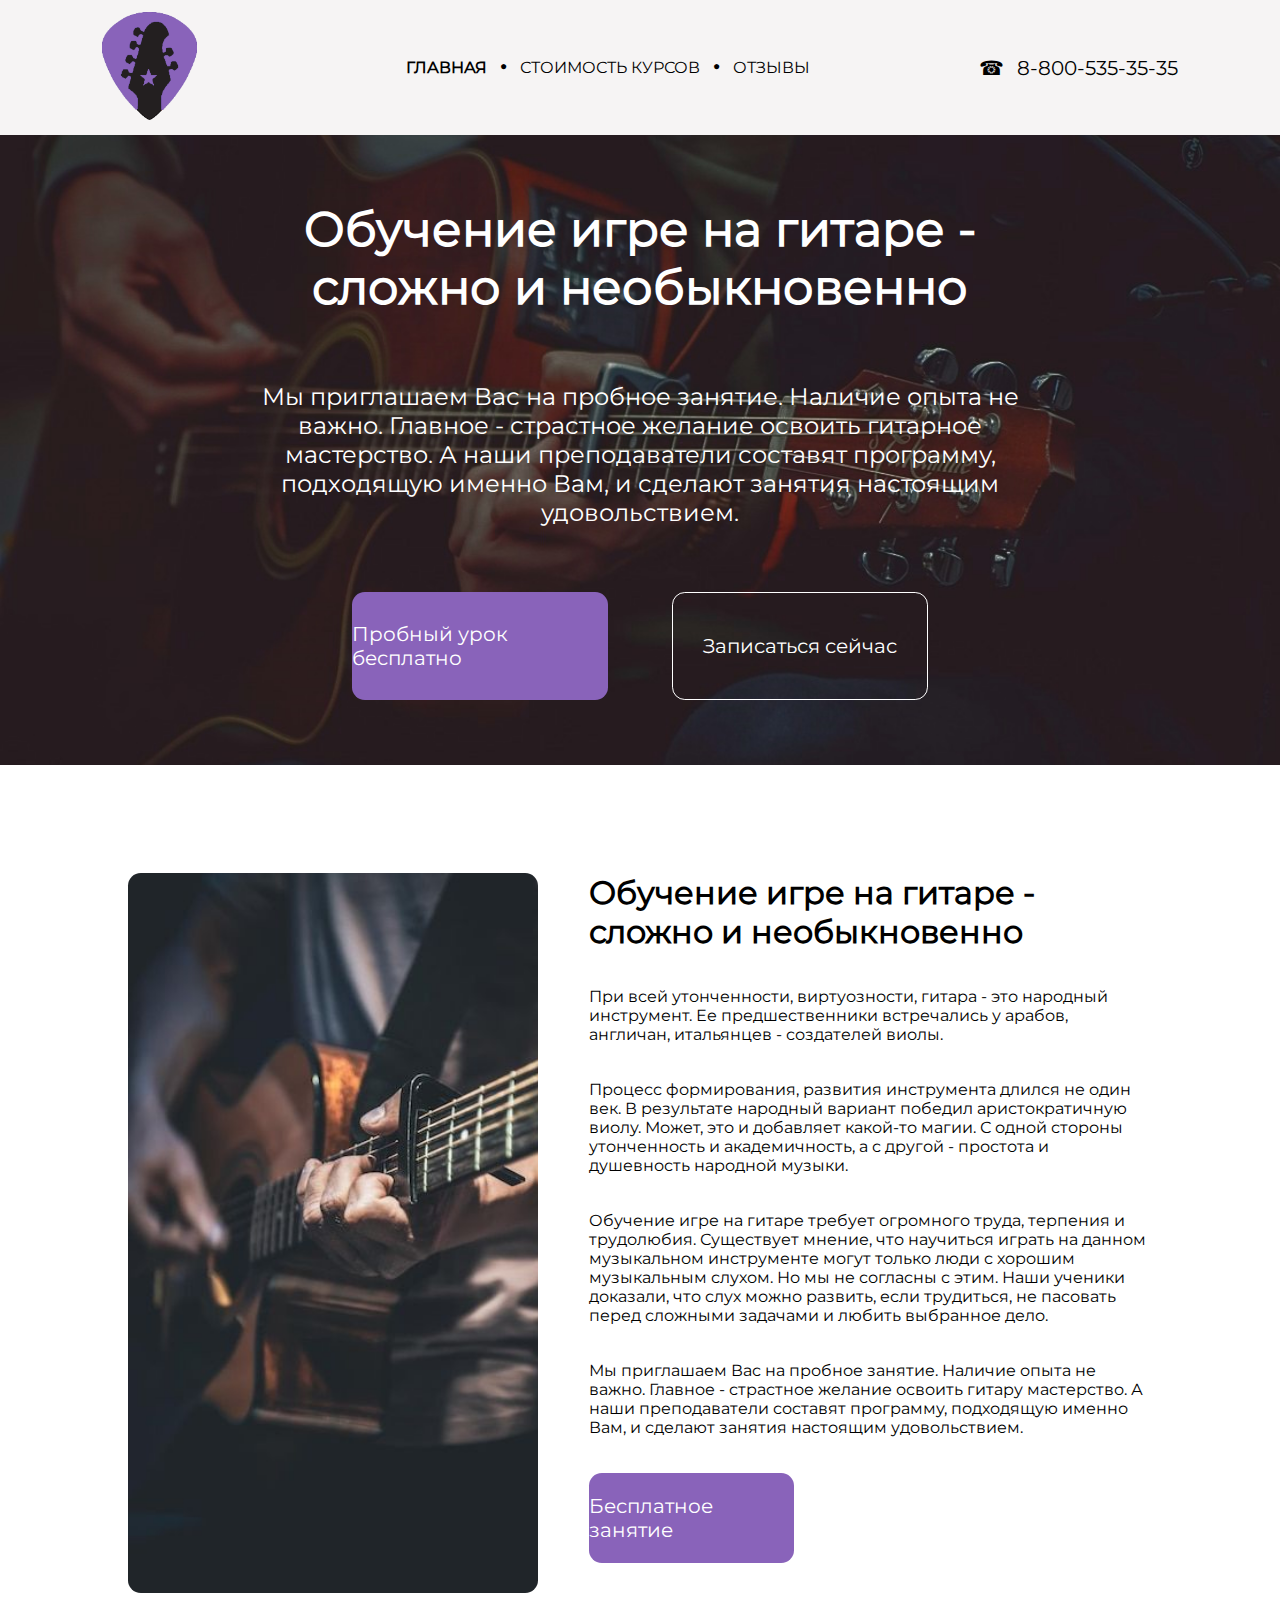
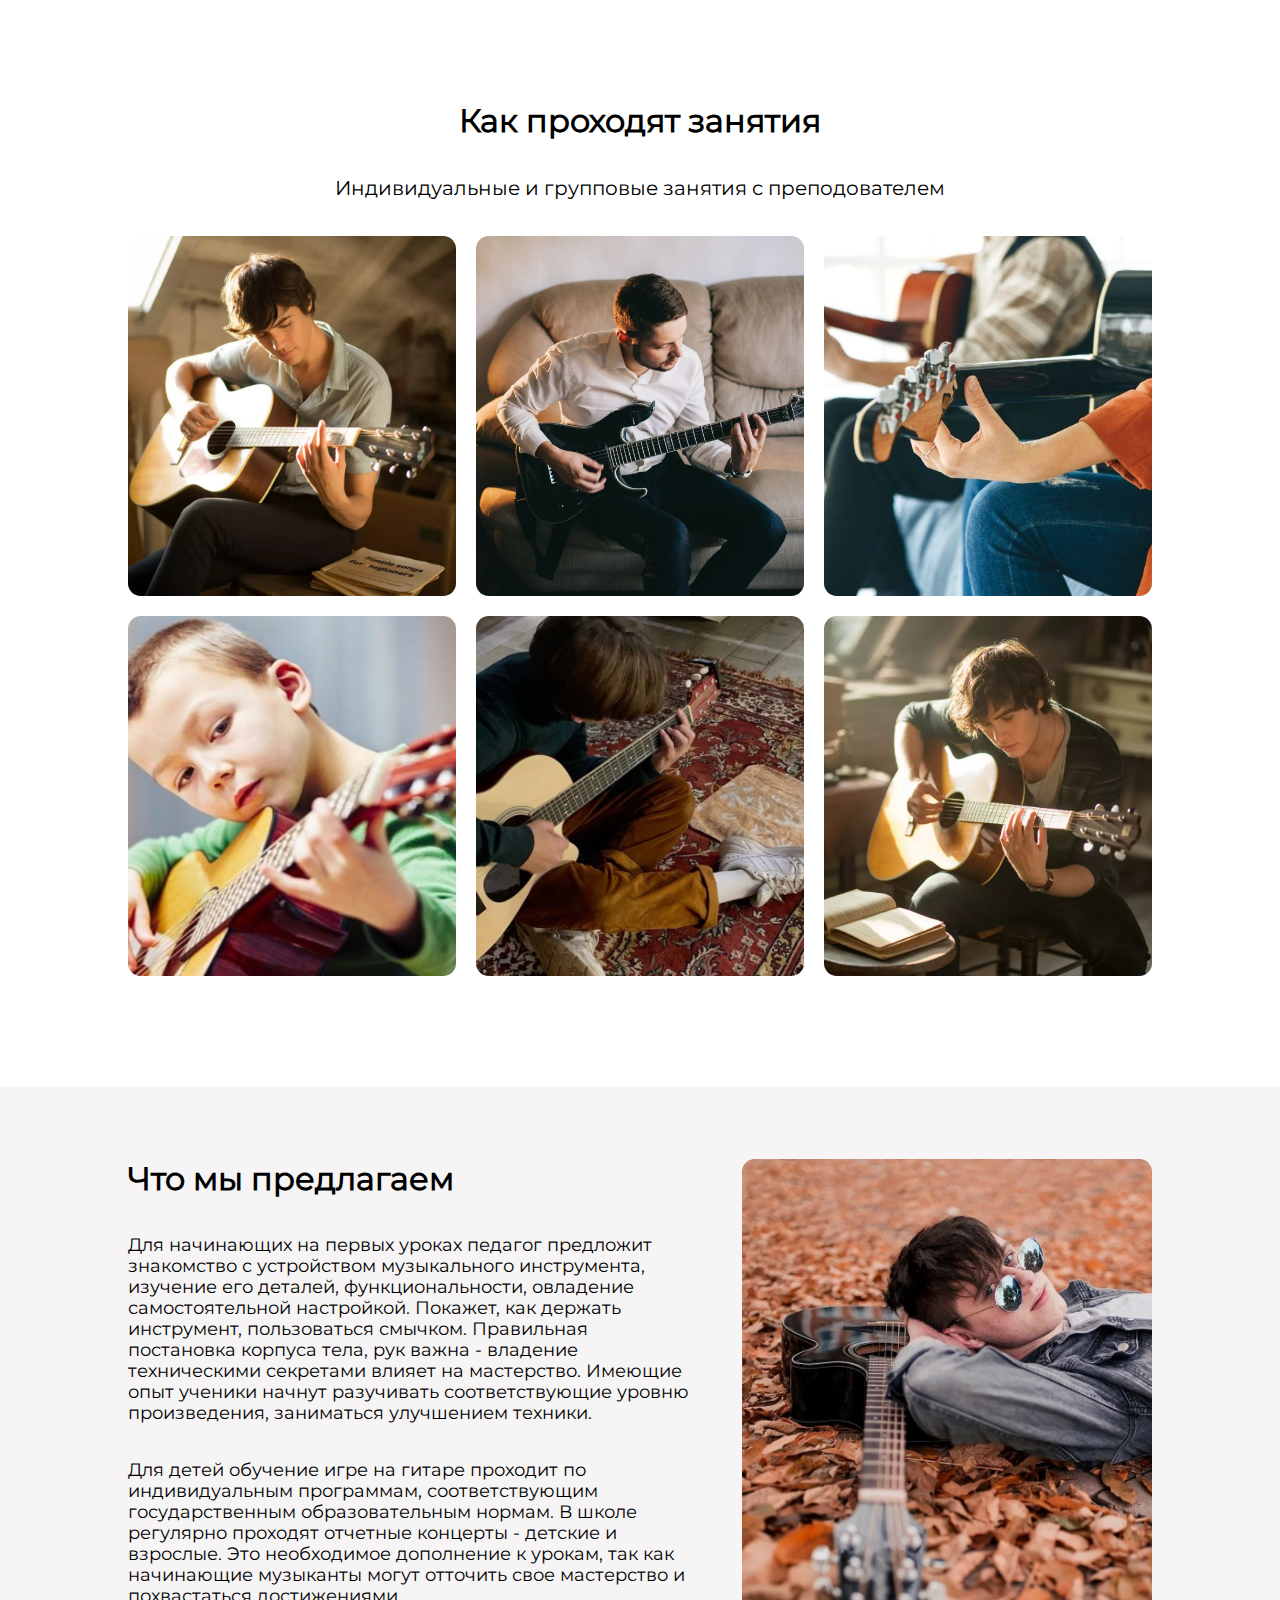
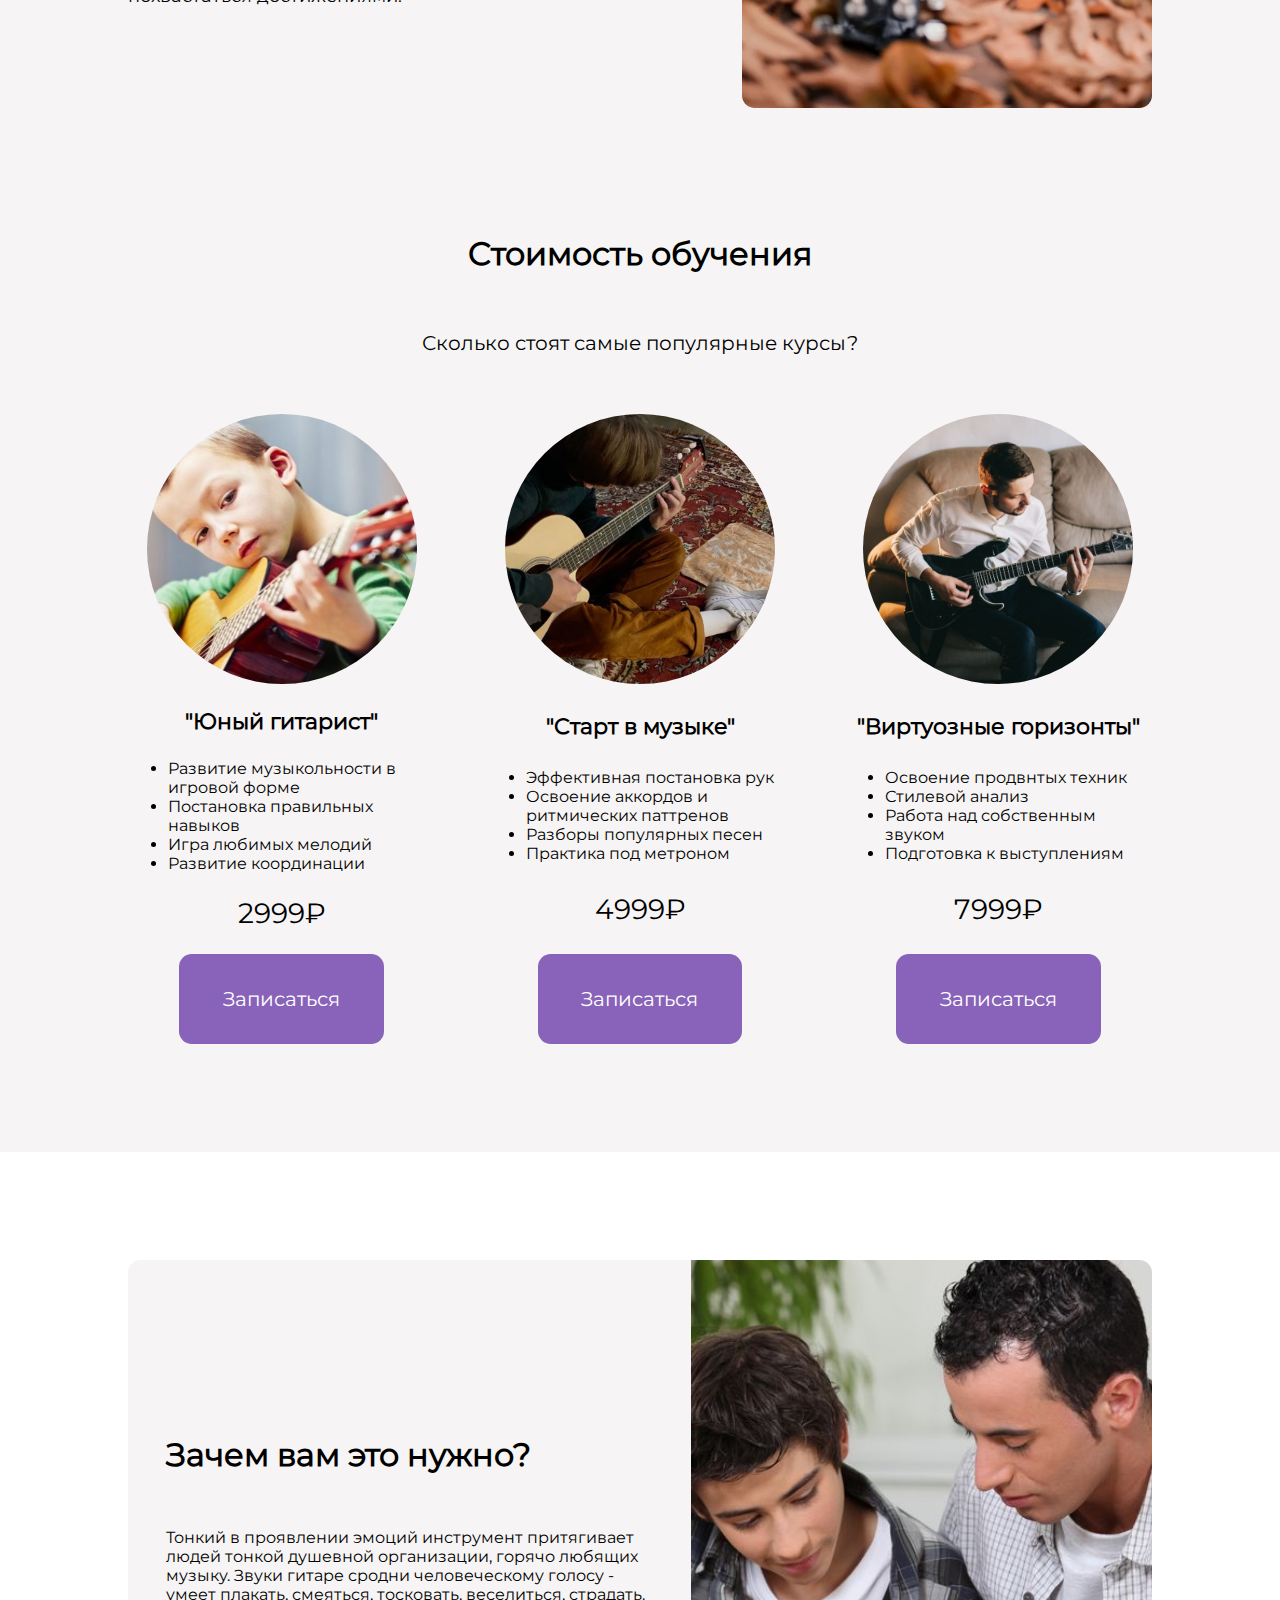
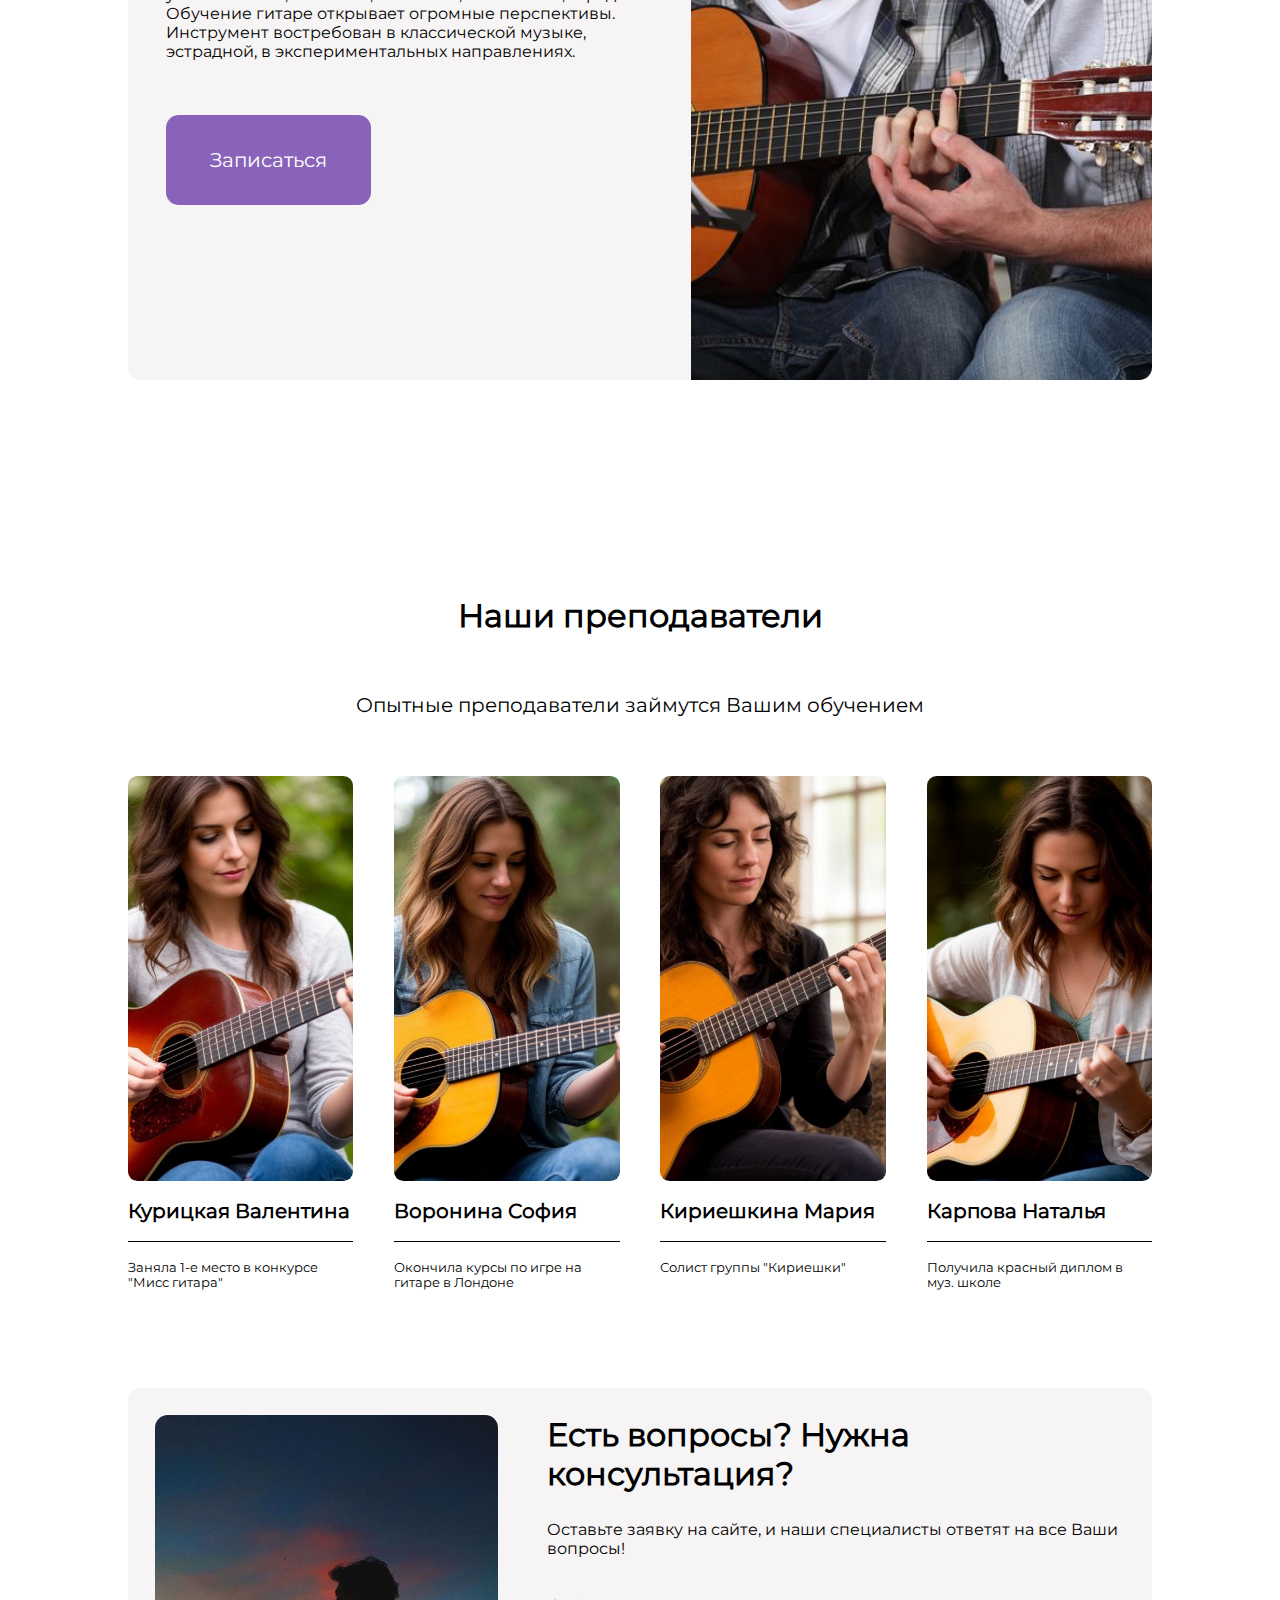
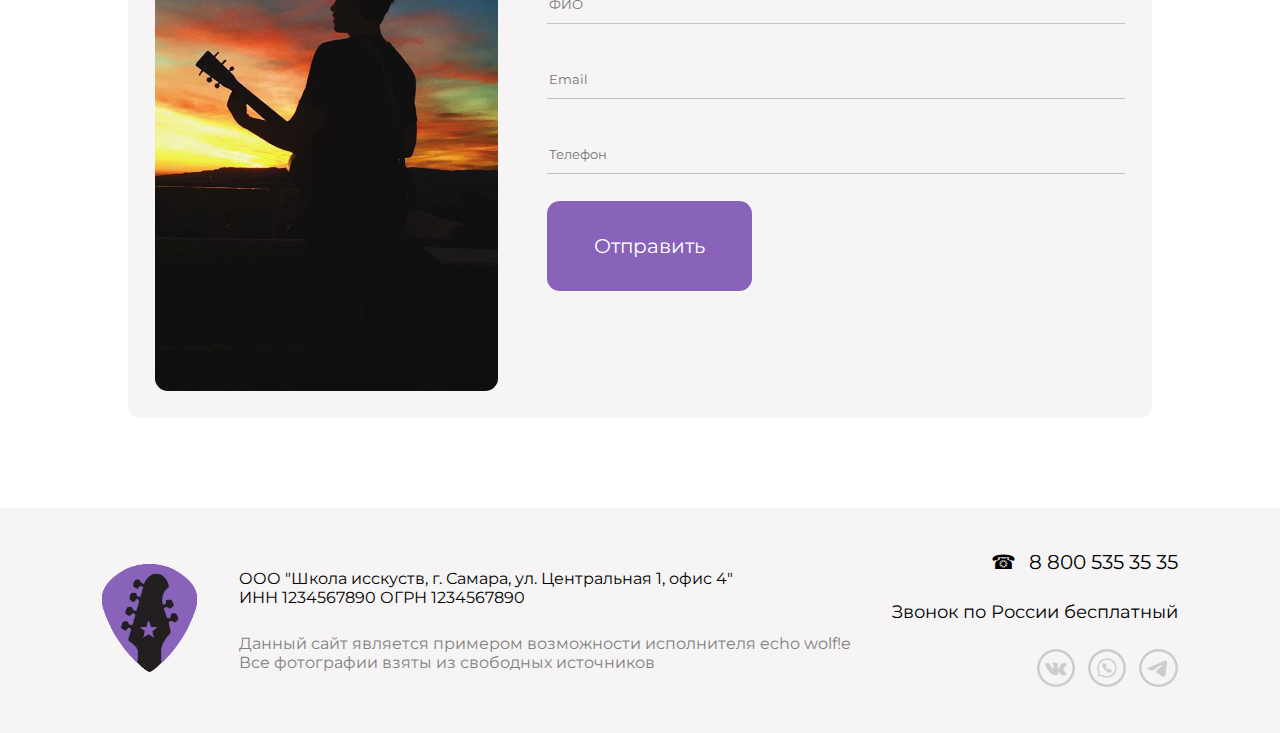
<file: index.html>
<!DOCTYPE html>
<html>
	<head>
		<meta charset='UTF-8'>
		<meta name='description' content='Запись на курсы по игре на гитаре для начинающих и профессионалов'>
		<meta name='viewport' content='width=device-width, initial-scale=1.0'>
		<link rel='stylesheet' href='style.css'>
		<title>Главная</title>
		<link rel="shortcut icon" href="favicon.ico">
	</head>
	
	<body>
		<header>
			<a href='index.html'><img src='images/logo.png' alt='лого' class='logo'></a>
			<nav><ul class='ul-h'><li class='li-h'><a href='index.html'><b>ГЛАВНАЯ</b></a></li><li class='li-h'><a href='price.html'>СТОИМОСТЬ КУРСОВ</a></li><li class='li-h'><a href='feedback.html'>ОТЗЫВЫ</a></li></ul></nav>
			<p class='number'>8-800-535-35-35</p>
		</header>
		<section id='block-1'>
			<article class='main-bold-text'>Обучение игре на гитаре - сложно и необыкновенно</article>
			<article class='main-normal-text'>Мы приглашаем Вас на пробное занятие. Наличие опыта не важно. Главное - страстное желание освоить гитарное мастерство. А наши преподаватели составят программу, подходящую именно Вам, и сделают занятия настоящим удовольствием.</article>
			<article class='main-buttons'><a href='form.html'><div class='left-b'>Пробный урок бесплатно</div></a><a href='form.html'><div class='right-b'>Записаться сейчас</div></a></article>
		</section>
		<section id='block-2'>
			<article class='photo'></article>
			<article class='text-block'>
				<p class='bold-text-left'>Обучение игре на гитаре - сложно и необыкновенно</p>
				<p class='normal-text-left'>При всей утонченности, виртуозности, гитара - это народный инструмент. Ее предшественники встречались у арабов, англичан, итальянцев - создателей виолы.</p>
				<p class='normal-text-left'>Процесс формирования, развития инструмента длился не один век. В результате народный вариант победил аристократичную виолу. Может, это и добавляет какой-то магии. С одной стороны утонченность и академичность, а с другой - простота и душевность народной музыки.</p>
				<p class='normal-text-left'>Обучение игре на гитаре требует огромного труда, терпения и трудолюбия. Существует мнение, что научиться играть на данном музыкальном инструменте могут только люди с хорошим музыкальным слухом. Но мы не согласны с этим. Наши ученики доказали, что слух можно развить, если трудиться, не пасовать перед сложными задачами и любить выбранное дело.</p>
				<p class='normal-text-left'>Мы приглашаем Вас на пробное занятие. Наличие опыта не важно. Главное - страстное желание освоить гитару мастерство. А наши преподаватели составят программу, подходящую именно Вам, и сделают занятия настоящим удовольствием.</p>
				<a href='form.html'><div class='button'>Бесплатное занятие</div></a>
			</article>
		</section>
		<section id='block-3'>
			<p class='bold-text-center'>Как проходят занятия</p>
			<p class='normal-text-center'>Индивидуальные и групповые занятия с преподователем</p>
			<article id='learn'><img src='images/work-1.jpg' alt='фотка групповых занятий' class='learn-photo'><img src='images/work-2.jpg' alt='фотка групповых занятий'  class='learn-photo'><img src='images/work-3.jpg' alt='фотка групповых занятий'  class='learn-photo'><img src='images/work-4.jpg' alt='фотка групповых занятий'  class='learn-photo'><img src='images/work-5.jpg' alt='фотка групповых занятий'  class='learn-photo'><img src='images/work-6.jpg' alt='фотка групповых занятий'  class='learn-photo'></article>
		</section>
		<section id='block-4'>
			<article class='text-block'>
				<p class='bold-text-left'>Что мы предлагаем</p>
				<p class='normal-text-left-2'>Для начинающих на первых уроках педагог предложит знакомство с устройством музыкального инструмента, изучение его деталей, функциональности, овладение самостоятельной настройкой. Покажет, как держать инструмент, пользоваться смычком. Правильная постановка корпуса тела, рук важна - владение техническими секретами влияет на мастерство. Имеющие опыт ученики начнут разучивать соответствующие уровню произведения, заниматься улучшением техники.</p>
				<p class='normal-text-left-2'>Для детей обучение игре на гитаре проходит по индивидуальным программам, соответствующим государственным образовательным нормам. В школе регулярно проходят отчетные концерты - детские и взрослые. Это необходимое дополнение к урокам, так как начинающие музыканты могут отточить свое мастерство и похвастаться достижениями.</p>
			</article>
			<article class='photo-2_1'><img src='images/guitar-2.jpg' alt='чел с гитарой' class='photo-2_2'></article>
		</section>
		<section id='block-5'>
			<p class='bold-text-center'>Стоимость обучения</p>
			<p class='normal-text-center'>Сколько стоят самые популярные курсы?</p>
			<div class='tarifs'>
				<article class='tarif'>
					<img src='images/work-4.jpg' alt='фотка гитариста' class='photo-tarif'>
					<p class='tarif-text'>"Юный гитарист"</p>
					<ul><li>Развитие музыкольности в игровой форме</li><li>Постановка правильных навыков</li><li>Игра любимых мелодий</li><li>Развитие координации</li></ul>
					<p class='cost'>2999&#8381;</p>
					<a href='form.html'><div class='button'>Записаться</div></a>
				</article>
				<article class='tarif'>
					<img src='images/work-5.jpg' alt='фотка гитариста' class='photo-tarif'>
					<p class='tarif-text'>"Старт в музыке"</p>
					<ul><li>Эффективная постановка рук</li><li>Освоение аккордов и ритмических паттренов</li><li>Разборы популярных песен</li><li>Практика под метроном</li></ul>
					<p class='cost'>4999&#8381;</p>
					<a href='form.html'><div class='button'>Записаться</div></a>
				</article>
				<article class='tarif'>
					<img src='images/work-2.jpg' alt='фотка гитариста' class='photo-tarif'>
					<p class='tarif-text'>"Виртуозные горизонты"</p>
					<ul><li>Освоение продвнтых техник</li><li>Стилевой анализ</li><li>Работа над собственным звуком</li><li>Подготовка к выступлениям</li></ul>
					<p class='cost'>7999&#8381;</p>
					<a href='form.html'><div class='button'>Записаться</div></a>
				</article>
			</div>
		</section>
		<section id='block-6'>
			<article class='text-block-2'>
				<p class='bold-text-left'>Зачем вам это нужно?</p>
				<p class='normal-text-left'>Тонкий в проявлении эмоций инструмент притягивает людей тонкой душевной организации, горячо любящих музыку. Звуки гитаре сродни человеческому голосу - умеет плакать, смеяться, тосковать, веселиться, страдать. Обучение гитаре открывает огромные перспективы. Инструмент востребован в классической музыке, эстрадной, в экспериментальных направлениях.</p>
				<a href='form.html'><div class='button'>Записаться</div></a>
			</article>
			<article class='photo-3_1'><img src='images/why.jpg' alt='люди с гитарой' class='photo-3_2'></article>
		</section>
		<section id='block-7'>
			<p class='bold-text-center'>Наши преподаватели</p>
			<p class='normal-text-center'>Опытные преподаватели займутся Вашим обучением</p>
			<section class='teachers'>
				<article class='teacher'>
					<img src='images/teacher-1.jpg' alt='фотка учителя по игре на гитаре' class='teacher-photo'>
					<p class='teacher-name'>Курицкая Валентина</p>
					<p class='teacher-description'>Заняла 1-е место в конкурсе "Мисс гитара"</p>
				</article>
				<article class='teacher'>
					<img src='images/teacher-2.jpg' alt='фотка учителя по игре на гитаре' class='teacher-photo'>
					<p class='teacher-name'>Воронина София</p>
					<p class='teacher-description'>Окончила курсы по игре на гитаре в Лондоне</p>
				</article>
				<article class='teacher'>
					<img src='images/teacher-3.jpg' alt='фотка учителя по игре на гитаре' class='teacher-photo'>
					<p class='teacher-name'>Кириешкина Мария</p>
					<p class='teacher-description'>Солист группы "Кириешки"</p>
				</article>
				<article class='teacher'>
					<img src='images/teacher-4.jpg' alt='фотка учителя по игре на гитаре' class='teacher-photo'>
					<p class='teacher-name'>Карпова Наталья</p>
					<p class='teacher-description'>Получила красный диплом в муз. школе</p>
				</article>
			</section>
		</section>
		
		<section class='form-block'>
			<img src='images/form.jpg' class='photo-font' alt='человек с гитарой'>
			<section class='column-block'>
				<p class='bold-text-left'>Есть вопросы? Нужна консультация?</p>
				<p class='normal-text-left'>Оставьте заявку на сайте, и наши специалисты ответят на все Ваши вопросы!</p>
				<form action='' method='POST'>
					<input type='text' name='name' placeholder='ФИО' required>
					<input type='email' name='email' placeholder='Email' required>
					<input type='tel' name='phone' placeholder='Телефон' required>
				</form>
				<a href='thanks.html'><button type='submit' class='button'>Отправить</button></a>
			</section>
		</section>
		
		<footer>
			<a href='index.html'><img src='images/logo.png' class='logo' alt='лого курсов'></a>
			<section class='column-block'>
				<p class='normal-text-left'>ООО "Школа исскуств, г. Самара, ул. Центральная 1, офис 4"<br>ИНН 1234567890 ОГРН 1234567890</p>
				<p class='outro'>Данный сайт является примером возможности исполнителя echo wolf!e<br>Все фотографии взяты из свободных источников</p>
			</section>
			<section class='column-block'>
				<p class='number'>8 800 535 35 35</p>
				<p class='text-right'>Звонок по России бесплатный</p>
				<section class='icons'><a href='https://vk.com/' target='blank'><img src='images/vk.png' alt='вконтакте' class='icon'></a><a href='https://www.whatsapp.com/?lang=ru' target='blank'><img src='images/whatsup.png' alt='ватсап' class='icon'></a><a href='https://t.me/EmoDOOMandPUNK' target='blank'><img src='images/tg.png' alt='телеграм' class='icon'></a></section>
			</section>
		</footer>
	</body>
</html>
</file>
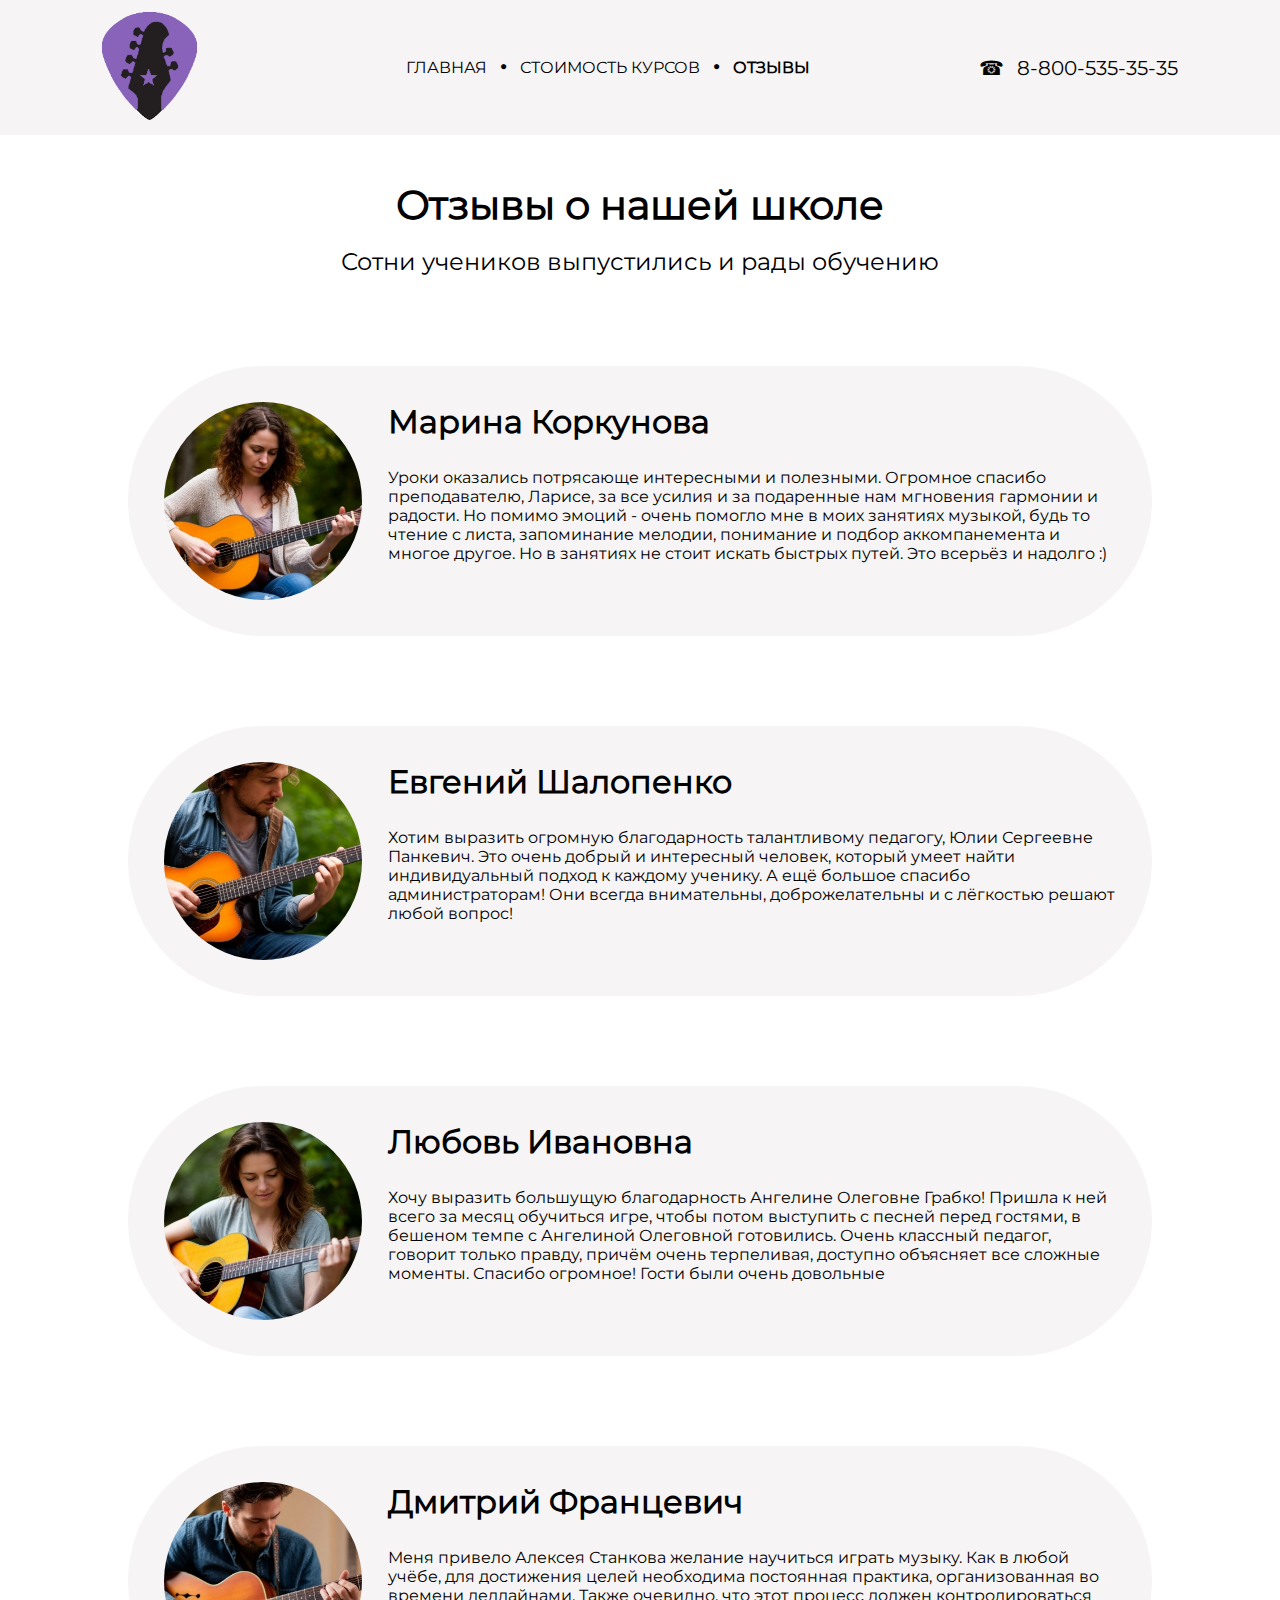
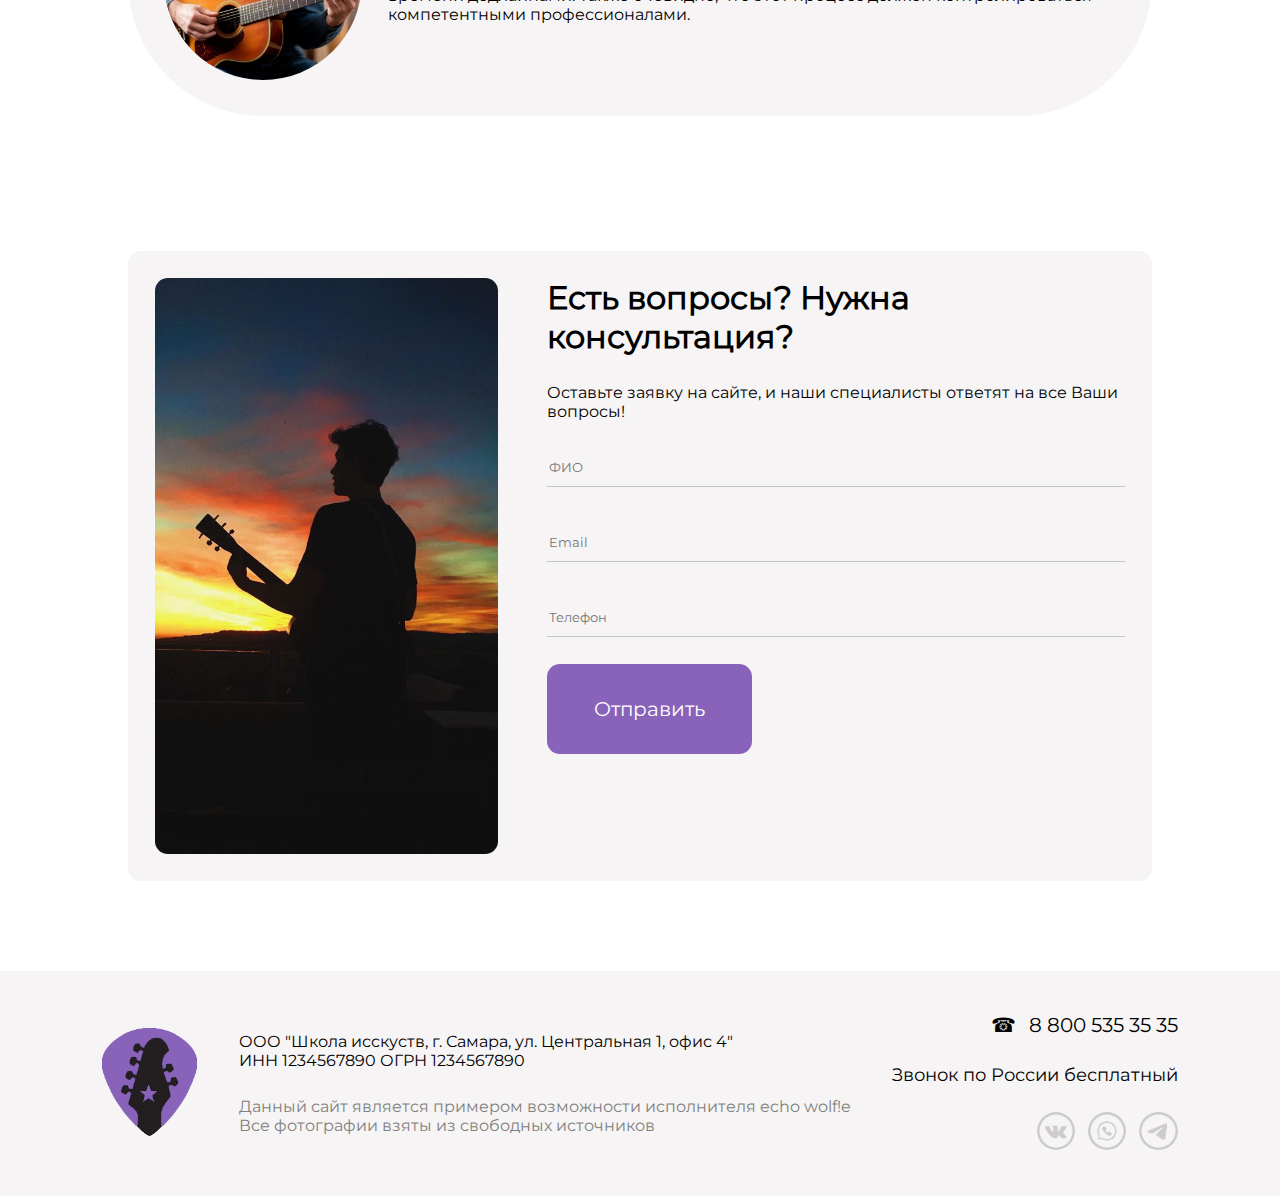
<file: feedback.html>
<!DOCTYPE html>
<html>
	<head>
		<meta charset='UTF-8'>
		<meta name='description' content='отзывы на курсы по игре на гитаре'>
		<meta name='viewport' content='width=device-width, initial-scale=1.0'>
		<link rel='stylesheet' href='style.css'>
		<title>Отзывы</title>
		<link rel="shortcut icon" href="favicon.ico">
	</head>
	
	<body>
		<header>
			<a href='index.html'><img src='images/logo.png' alt='лого' class='logo'></a>
			<nav><ul class='ul-h'><li class='li-h'><a href='index.html'>ГЛАВНАЯ</a></li><li class='li-h'><a href='price.html'>СТОИМОСТЬ КУРСОВ</a></li><li class='li-h'><a href='feedback.html'><b>ОТЗЫВЫ</b></a></li></ul></nav>
			<p class='number'>8-800-535-35-35</p>
		</header>
		
		<h1>Отзывы о нашей школе</h1>
		<h2>Сотни учеников выпустились и рады обучению</h2>
		
		<article class='review'>
			<img src='images\student-1.jpg' alt='человек с гитарой' class='review-photo'>
			<section class='column-block'>
				<p class='bold-text-left'>Марина Коркунова</p>
				<p class='normal-text-left'>Уроки оказались потрясающе интересными и полезными. Огромное спасибо преподавателю, Ларисе, за все усилия и за подаренные нам мгновения гармонии и радости. Но помимо эмоций - очень помогло мне в моих занятиях музыкой, будь то чтение с листа, запоминание мелодии, понимание и подбор аккомпанемента и многое другое. Но в занятиях не стоит искать быстрых путей. Это всерьёз и надолго :)</p>
			</section>
		</article>	
		
		<article class='review'>
			<img src='images\student-2.jpg' alt='человек с гитарой' class='review-photo'>
			<section class='column-block'>
				<p class='bold-text-left'>Евгений Шалопенко</p>
				<p class='normal-text-left'>Хотим выразить огромную благодарность талантливому педагогу, Юлии Сергеевне Панкевич. Это очень добрый и интересный человек, который умеет найти индивидуальный подход к каждому ученику. А ещё большое спасибо администраторам! Они всегда внимательны, доброжелательны и с лёгкостью решают любой вопрос!</p>
			</section>
		</article>
		
		<article class='review'>
			<img src='images\student-3.jpg' alt='человек с гитарой' class='review-photo'>
			<section class='column-block'>
				<p class='bold-text-left'>Любовь Ивановна</p>
				<p class='normal-text-left'>Хочу выразить большущую благодарность Ангелине Олеговне Грабко! Пришла к ней всего за месяц обучиться  игре, чтобы потом выступить с песней перед гостями, в бешеном темпе с Ангелиной Олеговной готовились. Очень классный педагог, говорит только правду, причём очень терпеливая, доступно объясняет все сложные моменты. Спасибо огромное! Гости были очень довольные </p>
			</section>
		</article>
		
		<article class='review-final'>
			<img src='images\student-4.jpg' alt='человек с гитарой' class='review-photo'>
			<section class='column-block'>
				<p class='bold-text-left'>Дмитрий Францевич</p>
				<p class='normal-text-left'>Меня привело Алексея Станкова желание научиться играть  музыку. Как в любой учёбе, для достижения целей необходима постоянная практика, организованная во времени дедлайнами. Также очевидно, что этот процесс должен контролироваться компетентными профессионалами.</p>
			</section>
		</article>
		
		<section class='form-block'>
			<img src='images/form.jpg' class='photo-font' alt='человек с гитарой'>
			<section class='column-block'>
				<p class='bold-text-left'>Есть вопросы? Нужна консультация?</p>
				<p class='normal-text-left'>Оставьте заявку на сайте, и наши специалисты ответят на все Ваши вопросы!</p>
				<form action='send.php' method='POST'>
					<input type='text' name='name' placeholder='ФИО' required>
					<input type='email' name='email' placeholder='Email' required>
					<input type='tel' name='phone' placeholder='Телефон' required>
				</form>
				<a href='thanks.html'><button type='submit' class='button'>Отправить</button></a>
			</section>
		</section>
		
		<footer>
			<a href='index.html'><img src='images/logo.png' class='logo' alt='лого курсов'></a>
			<section class='column-block'>
				<p class='normal-text-left'>ООО "Школа исскуств, г. Самара, ул. Центральная 1, офис 4"<br>ИНН 1234567890 ОГРН 1234567890</p>
				<p class='outro'>Данный сайт является примером возможности исполнителя echo wolf!e<br>Все фотографии взяты из свободных источников</p>
			</section>
			<section class='column-block'>
				<p class='number'>8 800 535 35 35</p>
				<p class='text-right'>Звонок по России бесплатный</p>
				<section class='icons'><a href='https://vk.com/' target='blank'><img src='images/vk.png' alt='вконтакте' class='icon'></a><a href='https://www.whatsapp.com/?lang=ru' target='blank'><img src='images/whatsup.png' alt='ватсап' class='icon'></a><a href='https://t.me/EmoDOOMandPUNK' target='blank'><img src='images/tg.png' alt='телеграм' class='icon'></a></section>
			</section>
		</footer>
	</body>
</html>
</file>
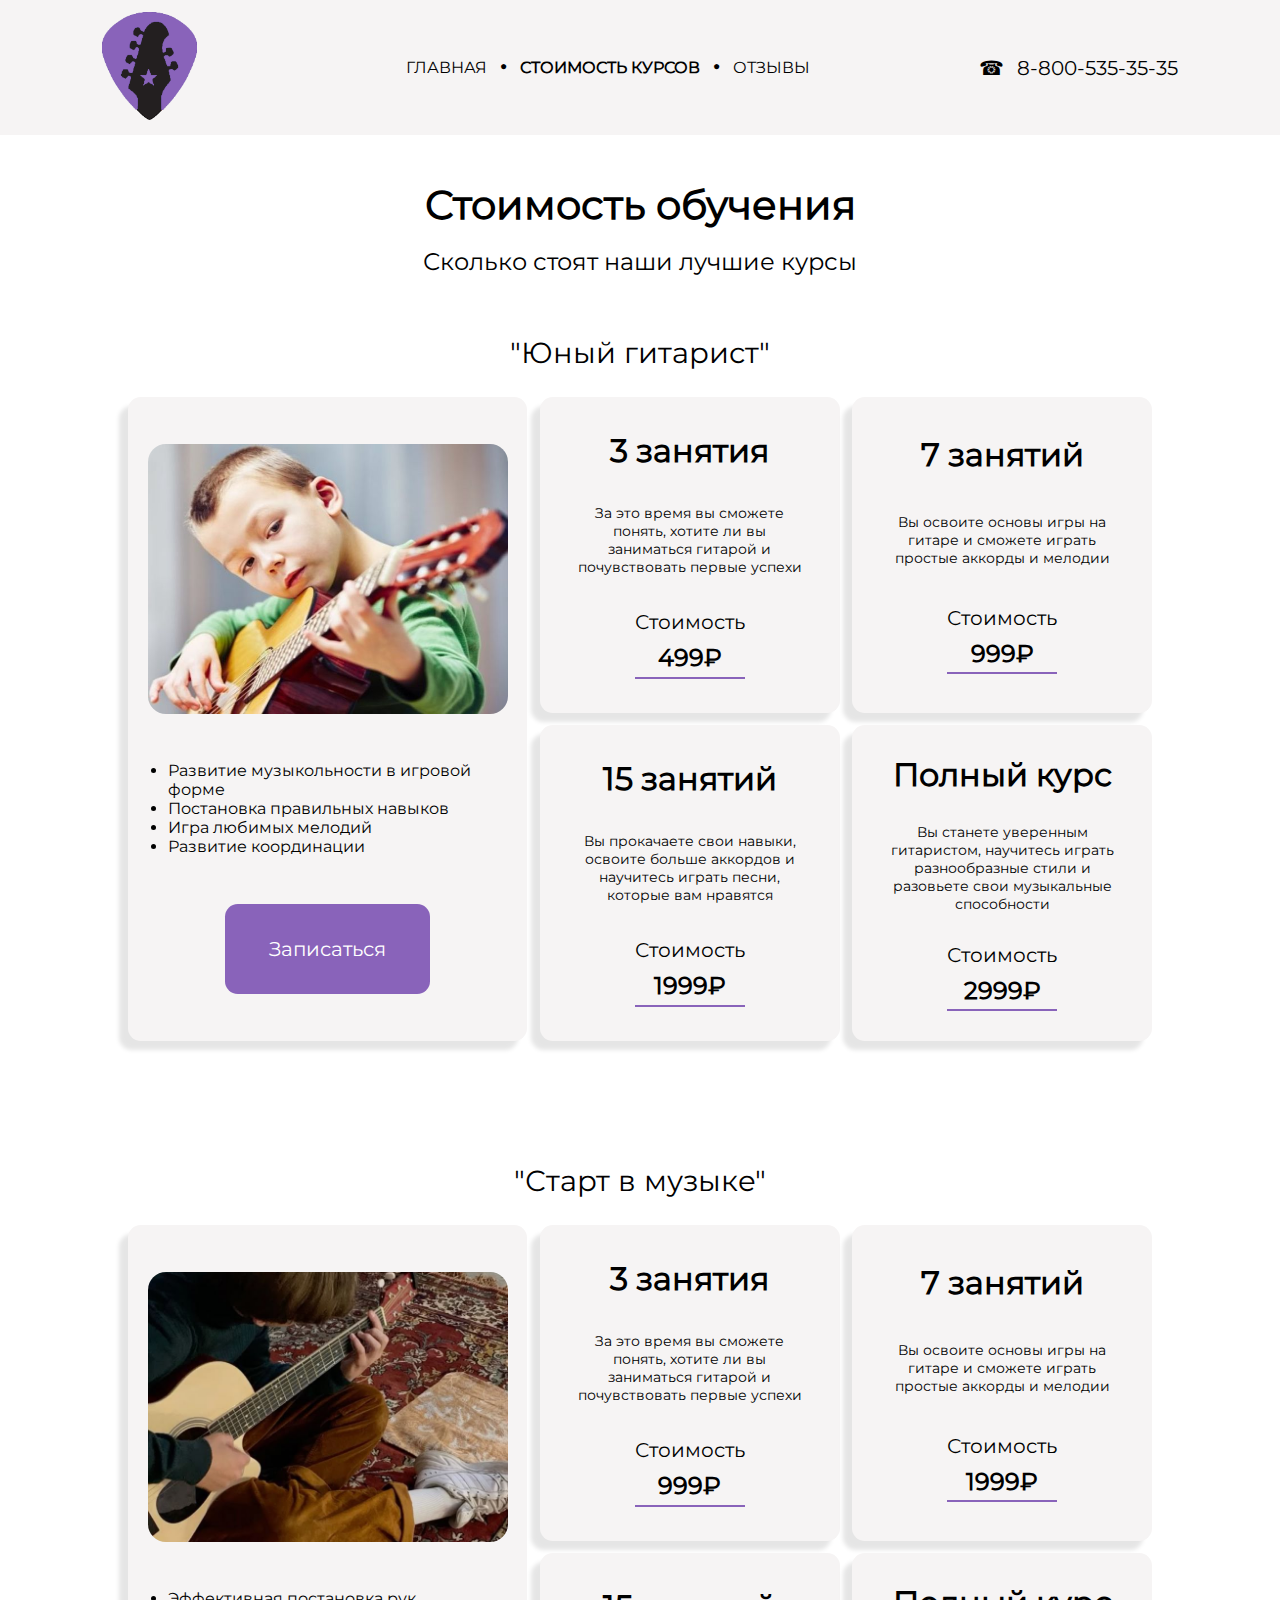
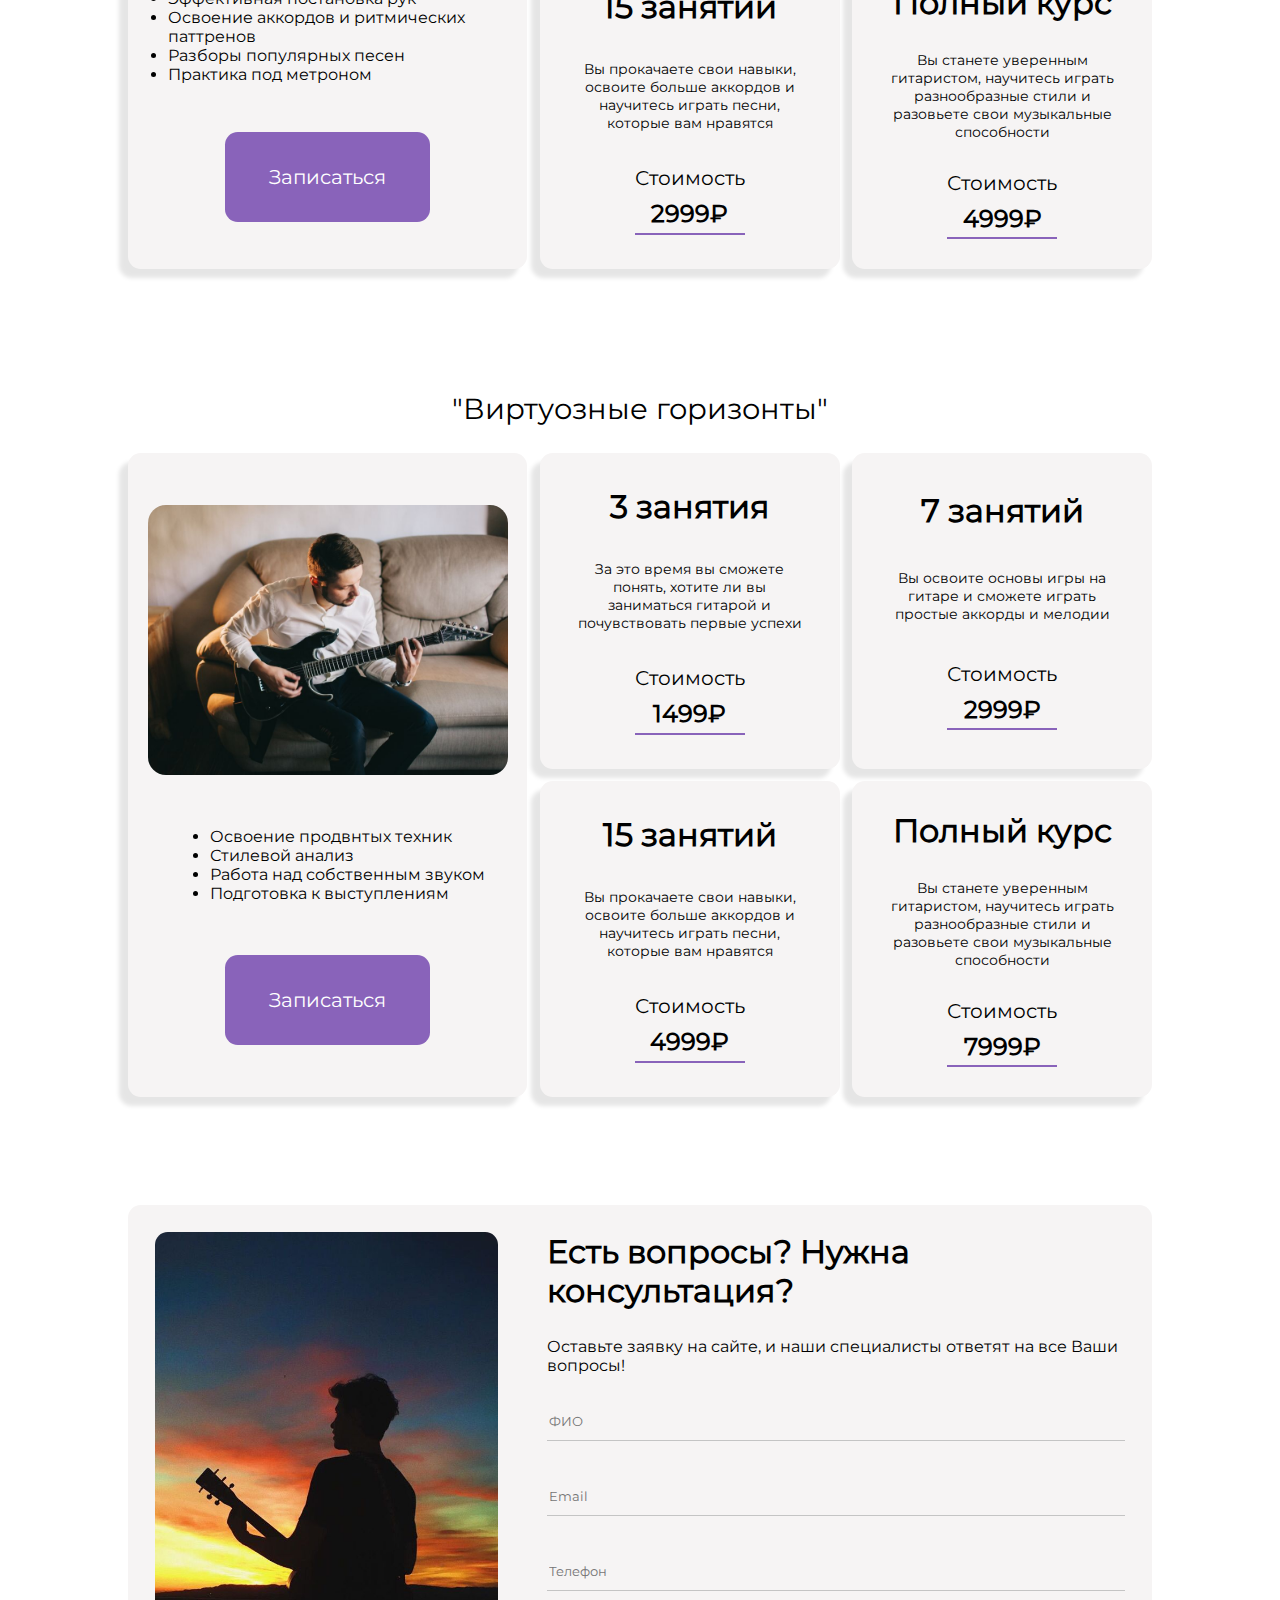
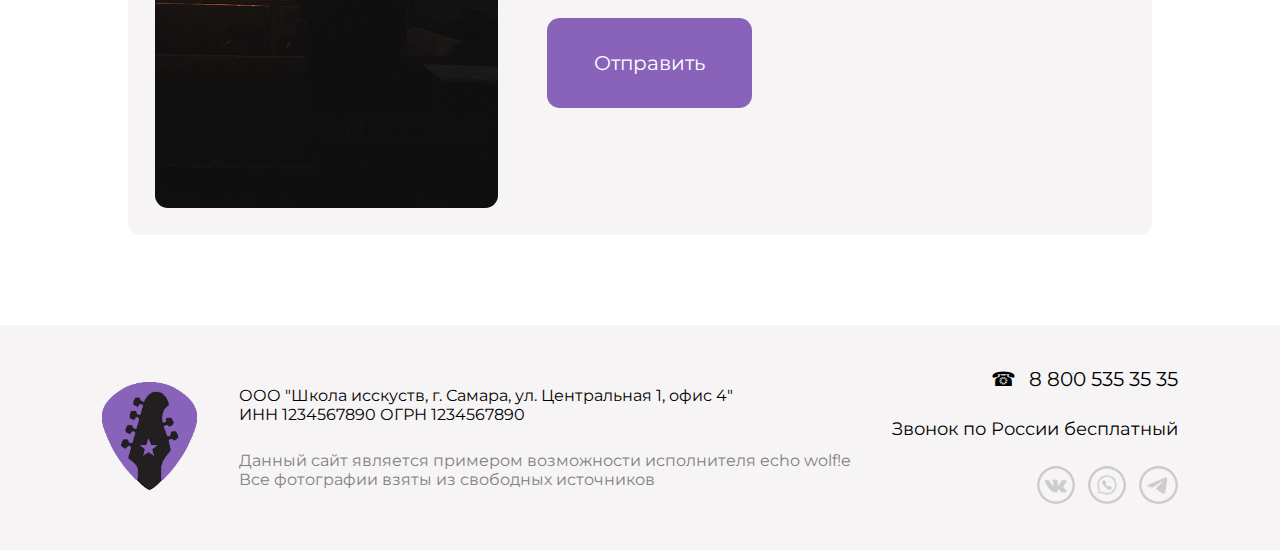
<file: price.html>
<!DOCTYPE html>
<html>
	<head>
		<title>Цены на курсы</title>
		<link rel="shortcut icon" href="favicon.ico">
		<meta charset='UTF-8'>
		<meta name='description' content='Цены на курсы по гитаре'>
		<meta name='viewport' content='width=device-width, initial-scale=1.0'>
		<link rel='stylesheet' href='style.css'>
	</head>
	<body>
		<header>
			<a href='index.html'><img src='images/logo.png' alt='лого' class='logo'></a>
			<nav><ul class='ul-h'><li class='li-h'><a href='index.html'>ГЛАВНАЯ</a></li><li class='li-h'><a href='price.html'><b>СТОИМОСТЬ КУРСОВ</b></a></li><li class='li-h'><a href='feedback.html'>ОТЗЫВЫ</a></li></ul></nav>
			<p class='number'>8-800-535-35-35</p>
		</header>
		
		<h1>Стоимость обучения</h1>
		<h2>Сколько стоят наши лучшие курсы</h2>
		
		<section class='price-block'>
			<p class='price-name-text'>"Юный гитарист"</p>
			<article class='price-card'>
				<img src='images/work-4.jpg' alt='фотка гитариста' class='price-photo'>
				<ul><li>Развитие музыкольности в игровой форме</li><li>Постановка правильных навыков</li><li>Игра любимых мелодий</li><li>Развитие координации</li></ul>
				<a href='form.html'><div class='button'>Записаться</div></a>
			</article>
			<article class='price-block-mini-1'>
				<p class='count'>3 занятия</p>
				<p class='days'>За это время вы сможете понять, хотите ли вы заниматься гитарой и почувствовать первые успехи</p>
				<div><p class='head-price'>Стоимость</p>
				<p class='price'><b>499&#8381;</b></p></div>
			</article>
			<article class='price-block-mini-2'>
				<p class='count'>7 занятий</p>
				<p class='days'>Вы освоите основы игры на гитаре и сможете играть простые аккорды и мелодии</p>
				<div><p class='head-price'>Стоимость</p>
				<p class='price'><b>999&#8381;</b></p></div>
			</article>
			<article class='price-block-mini-3'>
				<p class='count'>15 занятий</p>
				<p class='days'>Вы прокачаете свои навыки, освоите больше аккордов и научитесь играть песни, которые вам нравятся</p>
				<div><p class='head-price'>Стоимость</p>
				<p class='price'><b>1999&#8381;</b></p></div>
			</article>
			<article class='price-block-mini-4'>
				<p class='count'>Полный курс</p>
				<p class='days'>Вы станете уверенным гитаристом, научитесь играть разнообразные стили и разовьете свои музыкальные способности</p>
				<div><p class='head-price'>Стоимость</p>
				<p class='price'><b>2999&#8381;</b></p></div>
			</article>
		</section>
		
		<section class='price-block'>
			<p class='price-name-text'>"Старт в музыке"</p>
			<article class='price-card'>
				<img src='images/work-5.jpg' alt='фотка гитариста' class='price-photo'>
				<ul><li>Эффективная постановка рук</li><li>Освоение аккордов и ритмических паттренов</li><li>Разборы популярных песен</li><li>Практика под метроном</li></ul>
				<a href='form.html'><div class='button'>Записаться</div></a>
			</article>
			<article class='price-block-mini-1'>
				<p class='count'>3 занятия</p>
				<p class='days'>За это время вы сможете понять, хотите ли вы заниматься гитарой и почувствовать первые успехи</p>
				<div><p class='head-price'>Стоимость</p>
				<p class='price'><b>999&#8381;</b></p></div>
			</article>
			<article class='price-block-mini-2'>
				<p class='count'>7 занятий</p>
				<p class='days'>Вы освоите основы игры на гитаре и сможете играть простые аккорды и мелодии</p>
				<div><p class='head-price'>Стоимость</p>
				<p class='price'><b>1999&#8381;</b></p></div>
			</article>
			<article class='price-block-mini-3'>
				<p class='count'>15 занятий</p>
				<p class='days'>Вы прокачаете свои навыки, освоите больше аккордов и научитесь играть песни, которые вам нравятся</p>
				<div><p class='head-price'>Стоимость</p>
				<p class='price'><b>2999&#8381;</b></p></div>
			</article>
			<article class='price-block-mini-4'>
				<p class='count'>Полный курс</p>
				<p class='days'>Вы станете уверенным гитаристом, научитесь играть разнообразные стили и разовьете свои музыкальные способности</p>
				<div><p class='head-price'>Стоимость</p>
				<p class='price'><b>4999&#8381;</b></p></div>
			</article>
		</section>
		
		<section class='price-block'>
			<p class='price-name-text'>"Виртуозные горизонты"</p>
			<article class='price-card'>
				<img src='images/work-2.jpg' alt='фотка гитариста' class='price-photo'>
				<ul><li>Освоение продвнтых техник</li><li>Стилевой анализ</li><li>Работа над собственным звуком</li><li>Подготовка к выступлениям</li></ul>
				<a href='form.html'><div class='button'>Записаться</div></a>
			</article>
			<article class='price-block-mini-1'>
				<p class='count'>3 занятия</p>
				<p class='days'>За это время вы сможете понять, хотите ли вы заниматься гитарой и почувствовать первые успехи</p>
				<div><p class='head-price'>Стоимость</p>
				<p class='price'><b>1499&#8381;</b></p></div>
			</article>
			<article class='price-block-mini-2'>
				<p class='count'>7 занятий</p>
				<p class='days'>Вы освоите основы игры на гитаре и сможете играть простые аккорды и мелодии</p>
				<div><p class='head-price'>Стоимость</p>
				<p class='price'><b>2999&#8381;</b></p></div>
			</article>
			<article class='price-block-mini-3'>
				<p class='count'>15 занятий</p>
				<p class='days'>Вы прокачаете свои навыки, освоите больше аккордов и научитесь играть песни, которые вам нравятся</p>
				<div><p class='head-price'>Стоимость</p>
				<p class='price'><b>4999&#8381;</b></p></div>
			</article>
			<article class='price-block-mini-4'>
				<p class='count'>Полный курс</p>
				<p class='days'>Вы станете уверенным гитаристом, научитесь играть разнообразные стили и разовьете свои музыкальные способности</p>
				<div><p class='head-price'>Стоимость</p>
				<p class='price'><b>7999&#8381;</b></p></div>
			</article>
		</section>
		
		<section class='form-block'>
			<img src='images/form.jpg' class='photo-font' alt='человек с гитарой'>
			<section class='column-block'>
				<p class='bold-text-left'>Есть вопросы? Нужна консультация?</p>
				<p class='normal-text-left'>Оставьте заявку на сайте, и наши специалисты ответят на все Ваши вопросы!</p>
				<form action='send.php' method='POST'>
					<input type='text' name='name' placeholder='ФИО' required>
					<input type='email' name='email' placeholder='Email' required>
					<input type='tel' name='phone' placeholder='Телефон' required>
				</form>
				<a href='thanks.html'><button type='submit' class='button'>Отправить</button></a>
			</section>
		</section>
		
		<footer>
			<a href='index.html'><img src='images/logo.png' class='logo' alt='лого курсов'></a>
			<section class='column-block'>
				<p class='normal-text-left'>ООО "Школа исскуств, г. Самара, ул. Центральная 1, офис 4"<br>ИНН 1234567890 ОГРН 1234567890</p>
				<p class='outro'>Данный сайт является примером возможности исполнителя echo wolf!e<br>Все фотографии взяты из свободных источников</p>
			</section>
			<section class='column-block'>
				<p class='number'>8 800 535 35 35</p>
				<p class='text-right'>Звонок по России бесплатный</p>
				<section class='icons'><a href='https://vk.com/' target='blank'><img src='images/vk.png' alt='вконтакте' class='icon'></a><a href='https://www.whatsapp.com/?lang=ru' target='blank'><img src='images/whatsup.png' alt='ватсап' class='icon'></a><a href='https://t.me/EmoDOOMandPUNK' target='blank'><img src='images/tg.png' alt='телеграм' class='icon'></a></section>
			</section>
		</footer>
	<body>
</html>
</file>
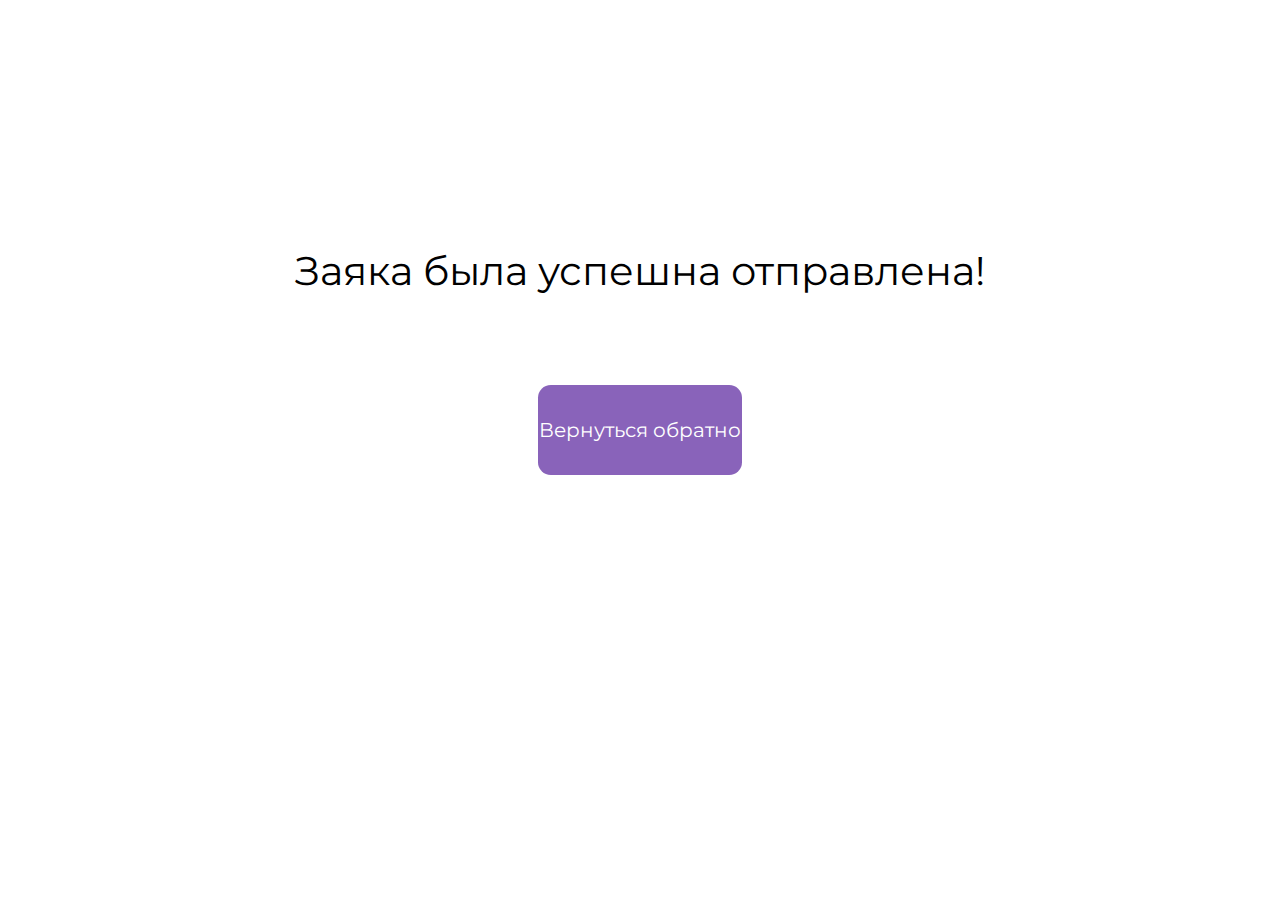
<file: thanks.html>
<!DOTYPE html>
<html>
	<head>
		<title>Заявка отправлена</title>
		<link rel="shortcut icon" href="favicon.ico">
		<meta charset='UTF-8'>
		<meta name='viewport' content='width=device-width, initial-scale=1.0'>
		<link rel='stylesheet' href='style.css'>
	</head>
	<body>
		<section class='thanks-block'>
			<p id='thanks-text'>Заяка была успешна отправлена!</p>
			<a href='index.html'><div class='button'>Вернуться обратно</div></a>
		</section>
	</body>
</html>
</file>
<file: style.css>
/*цвета:
белый - #F6F4F4
светлый - #8963BA
тёмный - #54428E
*/
* {
	margin: 0px;
	font-family: 'Montserrat', sans-serif;
}

@font-face {
	font-family: 'Montserrat';
	src: url('fonts/Montserrat-VariableFont_wght.ttf') format('truetype');
	font-weight: normal;
	font-style: normal;
}

/*Анимации*/

@keyframes navigation {
	from { color: #000000 }
	to { color: #8963BA }
}

@keyframes violet {
	from { background: #8963BA; }
	to { background: #C2A3FF; }
}

@keyframes special-button {
	from { color: white; }
	to { color: black; background: white; }
}

@keyframes icons {
	from { filter: contrast(0) opacity(0.35) }
	to {filter: contrast(1) opacity(1)}
}

/*Конец Анимаций*/

.ul-h {
	list-style-type: none;
	display: flex;
}

.li-h {
	font-size: 1rem;
	font-weight: 400;
}

.li-h:not(:first-child)::before {
	content: '\25CF';
	margin: 0 1vw 0 1vw;
	font-size: 0.75rem;
	position: relative;
	top: -3px;
}

.logo {
	height: 12vh;
	width: auto;
}

a {
	text-decoration: none;
	color: #000000
}

a:hover {
	animation: navigation 0.3s ease-out 0s 1 alternate forwards;
}

header {
	width: 100%;
	height: 15vh;
	box-sizing: border-box;
	padding: 0 8vw 0 8vw;
	background-color: #F6F4F4;
	display: flex;
	justify-content: space-between;
	align-items: center;
}

.number {
	font-size: 1.25rem;
	text-align: right;
}

.number::before {
	content: '\260E';
	margin-right: 1vw;
}

#block-1 {
	width: 100%;
	height: 70vh;
	box-sizing: border-box;
	padding: 0 20% 0 20%;
	background-image: url('images/main-background.jpg');
	background-size: cover;
	background-position: 30% 45%;
	display: flex;
	flex-direction: column;
	align-items: center;
	justify-content: space-evenly;
	margin-bottom: 12vh;
}

.main-normal-text, .main-bold-text {
	color: white;
	font-size: 1.5rem;
	text-align: center;
}

.main-bold-text {
	font-size: 3rem;
	font-weight: 700;
}

.main-buttons {
	display: flex;
	justify-content: center;
	gap: 5vw;
}

.left-b, .right-b, .button-form {
	height: 12vh;
	width: 20vw;
	display: flex;
	align-items: center;
	justify-content: center;
	background: #8963BA;
	border-radius: 1vw;
	font-size: 1.25rem;
	color: #ffffff;
}

.right-b, .button-form {
	background: none;
	box-sizing: border-box;
	border: 0.05vw solid #ffffff;
}

.left-b:hover {
	animation: violet 0.5s ease-out 0s 1 alternate forwards;
}

.right-b:hover, .button-form:hover {
	animation: special-button 0.5s ease-out 0s 1 alternate forwards;
}

.button-form {
	height: 8vh;
	width: 15vw;
	font-size: 1.2rem;
}

#block-2, #block-6 {
	width: 100%;
	height: 80vh;
	box-sizing: border-box;
	padding: 0 10% 0 10%;
	display: flex;
	align-items: center;
	justify-content: space-between;
	margin-bottom: 12vh
}

#block-6 {
	margin: 12vh 0 12vh 0;
}

.photo {
	width: 40%;
	height: 100%;
	background-image: url('images/guitar.jpg');
	background-size: cover;
	border-radius: 1vw;
}

.photo-2_1 {
	width: 40%;
	height: 100%;
}

.photo-2_2 {
	width: 100%;
	height: 100%;
	object-fit: cover;
	object-position: center top;
	border-radius: 1vw;
}

.photo-3_1 {
	width: 45%;
	height: 100%;
}

.photo-3_2 {
	width: 100%;
	height: 100%;
	object-fit: cover;
	object-position: center top;
	border-radius: 0 1vw 1vw 0;
}

.photo-font {
	width: 40%;
	height: 100%;
	object-fit: cover;
	border-radius: 1vw;
}

.text-block, .text-block-2 {
	width: 55%;
	height: 100%;
	display: flex;
	flex-direction: column;
	gap: 4vh;
}

.text-block-2 {
	justify-content: center;
	box-sizing: border-box;
	padding: 0 3vw 0 3vw;
	gap: 6vh;
	background: #F6F4F4;
	border-radius: 1vw 0 0 1vw;
}

.bold-text-left {
	font-weight: 700;
	font-size: 2rem;
	text-align: left;
}

.normal-text-left, .normal-text-left-2, .normal-text-left-x2 {
	font-weight: 100;
	font-size: 1rem;
	text-align: left;
}

.normal-text-left-2 {
	font-size: 1.1rem;
}

.normal-text-left-x2 {
	font-size: 2rem;
}

.button {
	width: 16vw;
	height: 10vh;
	display: flex;
	align-items: center;
	justify-content: center;
	background: #8963BA;
	border: none;
	border-radius: 1vw;
	font-size: 1.25rem;
	color: #ffffff;	
}

.button:hover {
	animation: violet 0.5s ease-out 0s 1 alternate forwards;
}

#block-3 {
	width: 100%;
	box-sizing: border-box;
	padding: 0 10% 0 10%;
	height: auto;
	display: flex;
	flex-direction: column;
	gap: 4vh;
	margin-bottom: 10vh;
}

.bold-text-center {
	font-weight: 700;
	font-size: 2rem;
	text-align: center;
}

.normal-text-center, .normal-text-center-2 {
	font-weight: 200;
	font-size: 1.25rem;
	text-align: center;
}

.normal-text-center-2 {
	font-size: 1.75rem;
}

.days {
	width: 80%;
	text-align: center;
	font-size: 0.9rem;
}

.count {
	font-weight: 700;
	font-size: 2rem;
	text-align: center;
	width: 80%;
}

.text-right {
	font-size: 1.1rem;
	text-align: right;
}

.outro {
	font-size: 1rem;
	text-align: left;
	color: grey;
}

#learn {
	width: 100%;
	height: auto;
	display: flex;
	gap: 2%;
	flex-wrap: wrap;
}

.learn-photo {
	width: 32%;
	height: 40vh;
	object-fit: cover;
	margin-bottom: 2%;
	border-radius: 1vw
}

#block-4 {
	width: 100%;
	height:  75vh;
	box-sizing: border-box;
	padding: 8vh 10% 6vh 10%;
	background: #F6F4F4;
	display: flex;
	justify-content: space-between;
}

#block-5 {
	width: 100%;
	height: 110vh;
	box-sizing: border-box;
	padding: 8vh 10% 12vh 10%;
	background: #F6F4F4;
	display: flex;
	flex-direction: column;
	justify-content: space-between;
}

.tarifs {
	height: 70vh;
	width: 100%;
	display: flex;
	justify-content: space-between;
}

.tarif {
	height: 70vh;
	width: 30%;
	display: flex;
	flex-direction: column;
	justify-content: space-between;
	align-items: center;
}

.tarif-text {
	font-size: 1.4rem;
	font-weight: 700;
}

.photo-tarif, .price-photo {
	width: 30vh;
	height: 30vh;
	object-fit: cover;
	border-radius: 15vh;
}

.price-photo {border-radius: 2vh; width: 40vh;}

.cost {
	font-size: 1.75rem;
	font-width: 700;
}

#block-7 {
	width: 100%;
	height: 100vh;
	box-sizing: border-box;
	padding: 12vh 10% 8vh 10%;
	display: flex;
	flex-direction: column;
	justify-content: space-between;
}

.teachers {
	width: 100%;
	height: 60vh;
	display: flex;
	justify-content: space-between;
}

.teacher {
	width: 22%;
	height: 60vh;
	display: flex;
	flex-direction: column;
	justify-content: start;
	gap: 2vh;
}

.teacher-photo {
	width: 100%;
	height: 45vh;
	object-fit: cover;
	border-radius: 0.75vw;
}

.teacher-name {
	font-size: 1.25rem;
	font-weight: 700;
	text-align: left;
	padding-bottom: 2vh;
	border-bottom: 1px solid black;
}

.teacher-description {
	font-size: 0.8rem;
	font-weight: 100;
	text-align: left;
}

.price-block {
	width: 100%;
	height: 80vh;
	box-sizing: border-box;
	padding: 0 10% 0 10%;
	margin: 5vh 0 12vh 0;
	display: grid;
	grid-template-columns: 4fr 3fr 3fr;
	grid-template-rows: 1fr 5fr 5fr;
	grid-template-areas:
	"name name name"
	"card b1 b2"
	"card b3 b4";
	gap: 1vw;
}

.price-block-mini-1, .price-block-mini-2, .price-block-mini-3, .price-block-mini-4, .price-card {
	background-color: #F6F4F4;
	border-radius: 1vw;
	display: flex;
	flex-direction: column;
	align-items: center;
	justify-content: space-evenly;
	box-shadow: -1vh 1vh 0.5vh rgba(0, 0, 0, 0.1)
}

.price-card {grid-area: card}
.price-block-mini-1 {grid-area: b1}
.price-block-mini-2 {grid-area: b2}
.price-block-mini-3 {grid-area: b3}
.price-block-mini-4 {grid-area: b4}

.price {
	font-size: 1.5rem;
	padding-bottom: 0.5vh;
	border-bottom: 0.3vh solid #8963BA;
	text-align: center;
}

.head-price {
	font-size: 1.25rem;
	margin-bottom: 1vh;
}

h1 {
	text-align: center;
	font-size: 2.5rem;
	font-weight: 700;
	margin-top: 5vh;
}

h2 {
	text-align: center;
	font-size: 1.5rem;
	font-weight: 400;
	margin-top: 2vh;
}

.price-name-text {
	grid-area: name;
	font-size: 1.8rem;
	display: flex;
	align-items: center;
	justify-content: center;
}

footer {
	width: 100%;
	height: 25vh;
	background: #F6F4F4;
	box-sizing: border-box;
	padding: 0 8% 0 8%;
	display: flex;
	align-items: center;
	justify-content: space-between;
	margin-top: 10vh;
}

.column-block {
	display: flex;
	flex-direction: column;
	gap: 3vh;
}

.icons {
	width: 100%;
	display: flex;
	justify-content: right;
	gap: 1vw;
}

.icon {
	width: 3vw;
	height: 3vw;
	object-fit: content;
	border-radius: 1.5vw;
	filter: contrast(0) opacity(0.35);
}

.icon:hover { animation: icons 0.5s ease-out 0s 1 alternate forwards }

.review, .review-final {
	width: 80%;
	height: 30vh;
	margin: 10vh 10% 0 10%;
	box-sizing: border-box;
	padding: 4vh;
	display: flex;
	justify-content: left;
	align-items: top;
	gap: 2vw;
	border-radius: 15vh;
	background: #F6F4F4;
}

.review-final {
	margin: 10vh 10% 15vh 10%;
}

.review-photo {
	width: 22vh;
	height: 22vh;
	object-fit: content;
	border-radius: 11vh;
}

.form-block {
	width: 80%;
	height: 70vh;
	box-sizing: border-box;
	padding: 3vh 3vh 3vh 3vh;
	margin: 0 10% 0 10%;
	display: flex;
	gap: 5%;
	background: #F6F4F4;
	border-radius: 1vw;
}

form {
	display: flex;
	flex-direction: column;
	gap: 4vh;
}

input {
	height: 4vh;
	border: none;
	border-bottom: 1px solid #C4C4C4;
	background: #F6F4F4;
}

input:focus {
	border-bottom: 1px solid #000000;
	outline: none;
}

#thanks-text {
	width: 100%;
	margin: 20vh 0 10vh 0;
	font-size: 2.5rem;
	text-align: center;
}

.thanks-block {
	width: 100%;
	height: 60vh;
	display: flex;
	flex-direction: column;
	align-items: center;
	justify-content: center;
}

.gif-background {
	width: 100%;
	height: 100vh;
	background: url('images/form.gif');
	background-size: cover;
	background-position: center center;
	display: flex;
	align-items: center;
	justify-content: center;
}

.blur {
	width: 40%;
	height: 60vh;
	box-sizing: border-box;
	padding: 5vh 3vw 5vh 3vw;
	border: 1px solid rgba(255, 255, 255, 0.2);
	border-radius: 2vw;
	backdrop-filter: blur(20px);
}

.send {
	width: 100%;
	height: 85%;
	display: flex;
	flex-direction: column;
	justify-content: space-between;
	align-items: center;
}

.send-text {
	height: 10%;
	font-size: 1.75rem;
	color: white;
	text-align: center;
	margin-bottom: 5%;
}

.form {
	width: 100%;
	background: none;
	border: none;
	border-bottom: 1px solid rgba(255, 255, 255, 0.2);
	color: white;
}

.form:focus {
	border-bottom: 1px solid rgb(255, 255, 255);
	color: white;
}

@media(max-width: 600px){
	header {
		height: auto;
		gap: 3vh;
		padding: 3vh 0 3vh 0;
		flex-direction: column;
	}
	
	.logo {
		height: 15vh;
		width: auto;
		order: 1;
	}
	
	nav {
		order: 3;
	}
	
	.ul-h {
		align-items: center;
		padding-inline-start: 0px;
	}
	
	#block-1 {
		height: auto;
		gap: 4vh;
		padding: 5vh 10% 5vh 10%;
	}
	
	.main-buttons {
		flex-direction: column;
		gap: 2vh;
	}
	
	#block-2, #block-6 {
		height: auto;
		flex-direction: column;
		padding: 5vh 10% 5vh 10%;
	}
	
	#block-6 {
		margin: 12vh 0 12vh 0;
		padding: 0 5% 0 5%;
	}
	
	.photo {
		border-radius: 5vw;
		width: 100%;
		height: 100vw;
		margin-bottom: 5vh;
		background-position: center center;
		order: 1;
	}
	
	.text-block {
		width: 100%;
		align-items: center;
		order: 2;
	}
	
	.learn-photo {
		width: 49%;
		height: 22vh;
		border-radius: 5vw;
		margin-bottom: 1vh;
		background-position: center center;
	}
	
	#block-3 {
		padding: 0 5% 0 5%;
	}
	
	#block-4 {
		height: auto;
		flex-direction: column;
		justify-content: start;
		gap: 4vh;
	}
	
	.photo-2_1 {
		width: 100%;
		height: auto;
		order: 1;
	}
	
	.photo-2_2 {
		border-radius: 5vw;
	}
	
	#block-5 {
		height: auto;
		gap: 5vh;
		justify-content: start;
	}
	
	.tarifs {
		height: auto;
		flex-direction: column;
		justify-content: start;
		gap: 15vh;
	}
	
	.tarif {
		width: 100%;
		height: auto;
		justify-content: start;
		gap: 3vh;
	}
	
	.photo-3_1 {
		width: 100%;
		height: 28vh;
		order: 1;
	}
	
	.photo-3_2 {
		border-radius: 5vw 5vw 0 0;
	}
	
	.text-block-2 {
		width: 100%;
		align-items: center;
		order: 2;
		background: #F6F4F4;
		border-radius: 0 0 5vw 5vw;
		padding: 2vh 5% 4vh 5%;
		gap: 4vh;
	}
	
	#block-7 {
		height: auto;
		justify-content: start;
		gap: 5vh;
		padding: 12vh 5% 8vh 5%
	}
	
	.teachers {
		height: auto;
		justify-content: start;
		gap: 8vh 6%;
		flex-wrap: wrap;
	}
	
	.teacher {
		width: 47%;
		height: auto;
	}
	
	.teacher-photo {
		width: 100%;
		height: auto;
		border-radius: 5vw;
	}
	
	.form-block {
		width: 90%;
		height: auto;
		margin: 0 5% 0 5%;
		padding: 2vh 2vh 2vh 2vh;
		gap: 2vh;
		flex-direction: column;
		border-radius: 5vw;
		align-items: center;
	}
	
	.column-block {
		align-items: center;
	}
	
	.photo-font {
		width: 80vw;
		height: 80vw;
		border-radius: 5vw;
	}
	
	footer {
		width: 100%;
		height: auto;
		padding: 5vh 10% 3vh 10%;
		flex-direction: column;
		justify-content: start;
		gap: 3vh;
	}
	
	.icons {
		order: 3;
		gap: 5vw;
		justify-content: space-evenly;
	}
	
	.icon {
		width: 15vw;
		height: 15vw;
		border-radius: 7.5vw;
	}

	.price-block {
		height: 160vh;
		padding: 0 2% 0 2%;
		grid-template-columns: 1fr 1fr;
		grid-template-rows: 1fr 10fr 5fr 5fr;
		grid-template-areas:
		"name name"
		"card card"
		"b1 b2"
		"b3 b4";
	}
	
	.price-photo {
		width: 94%;
		height: 30vh;
	}

.price-block-mini-1, .price-block-mini-2, .price-block-mini-3, .price-block-mini-4, .price-card {
		box-shadow: none;
		border-radius: 5vw;
	}
	
	.price-card {
		justify-content: space-between;
		padding: 2vh 0 2vh 0;
	}
	
	.review, .review-final {
		width: 90%;
		height: auto;
		margin: 5vh 5% 0 5%;
		flex-direction: column;
		border-radius: 5vw;
		gap: 4vh;
		align-items: center;
	}
	
	.review-final {
		margin: 5vh 5% 15vh 5%;
	}
	
	.gif-background {
		background: url('images/form-mobile.gif');
		background-position: center center;
	}
	
	.blur {
		width: 80%;
		height: auto;
		padding: 5vh 5% 3vh 5%;
		border-radius: 5vw;
		background-color: rgba(0, 0, 0, 0.6);
		backdrop-filter: blur(10px);
	}
	
	.send {
		height: auto;
		justify-content: start;
		gap: 7vh;
	}
	
	/*Шрифты*/
	.send-text {
		margin-bottom: 5vh;
		font-size: 1.5rem;
	}
		
	.li-h:not(:first-child)::before {
		margin: 0 2vw 0 2vw;
		font-size: 0.5rem;
	}
		
	.count {
		font-size: 1.1rem;
	}
	
	.days {
		font-size: 0.7rem;
	}
	
	.price {
		font-size: 1rem;
	}
	
	.head-price {
		font-size: 0.9rem;
	}
	
	.price-name-text {
		font-size: 1.4rem;
	}
	
	h1 {
		font-size: 1.5rem;
	}
	
	h2 {
		font-size: 1rem;
		padding: 0 10% 0 10%;
	}
		
	.outro {
		font-size: 0.8rem;
		text-align: center;
	}
	
		
	.teacher-name {
		font-size: 0.75rem;
		text-align: center;
	}
	
	.teacher-description {
		font-size: 0.75rem;
		text-align: center;
	}
	
		
	.tarif-text {
		font-size: 1.2rem;
	}
	
		
	.bold-text-left, .bold-text-center {
		font-size: 1.5rem;
		text-align: center;
	}
	
	.normal-text-left, .normal-text-center, .normal-text-left-2 {
		font-size: 0.9rem;
	}
	
		
	.left-b, .right-b, .button-form, .button {
		height: 12vh;
		width: 70vw;
		font-size: 1rem;
		border-radius: 20vw;
	}
	
		
	.number {
		order: 2;
		text-align: center;
		font-size: 1rem;
	}
		
	.li-h {
		font-size: 0.8rem;
	}
	
	.main-normal-text {
		font-size: 1rem;
		text-align: center;
	}
	
	.main-bold-text {
		font-size: 1.6rem;
		text-align: center;
	}
}

@media (min-width: 601px) and (max-width: 1024px) {
	header {
		height: auto;
		gap: 3vh;
		padding: 3vh 0 3vh 0;
		flex-direction: column;
	}
	
	.logo {
		height: 15vh;
		width: auto;
		order: 1;
	}
	
	nav {
		order: 3;
	}
	
	.ul-h {
		align-items: center;
		padding-inline-start: 0px;
	}
	
	#block-1 {
		height: auto;
		gap: 4vh;
		padding: 5vh 10% 5vh 10%;
	}
	
	.main-buttons {
		flex-direction: column;
		gap: 2vh;
	}
	
	#block-2, #block-6 {
		height: auto;
		flex-direction: column;
		padding: 5vh 10% 5vh 10%;
	}
	
	#block-6 {
		margin: 12vh 0 12vh 0;
		padding: 0 5% 0 5%;
	}
	
	.photo {
		border-radius: 5vw;
		width: 100%;
		height: 100vw;
		margin-bottom: 5vh;
		background-position: center center;
		order: 1;
	}
	
	.text-block {
		width: 100%;
		align-items: center;
		order: 2;
	}
	
	.learn-photo {
		width: 49%;
		height: 22vh;
		border-radius: 5vw;
		margin-bottom: 1vh;
		background-position: center center;
	}
	
	#block-3 {
		padding: 0 5% 0 5%;
	}
	
	#block-4 {
		height: auto;
		flex-direction: column;
		justify-content: start;
		gap: 4vh;
	}
	
	.photo-2_1 {
		width: 100%;
		height: auto;
		order: 1;
	}
	
	.photo-2_2 {
		border-radius: 5vw;
	}
	
	#block-5 {
		height: auto;
		gap: 5vh;
		justify-content: start;
	}
	
	.tarifs {
		height: auto;
		flex-direction: column;
		justify-content: start;
		gap: 15vh;
	}
	
	.tarif {
		width: 100%;
		height: auto;
		justify-content: start;
		gap: 3vh;
	}
	
	.photo-3_1 {
		width: 100%;
		height: 28vh;
		order: 1;
	}
	
	.photo-3_2 {
		border-radius: 5vw 5vw 0 0;
	}
	
	.text-block-2 {
		width: 100%;
		align-items: center;
		order: 2;
		background: #F6F4F4;
		border-radius: 0 0 5vw 5vw;
		padding: 2vh 5% 4vh 5%;
		gap: 4vh;
	}
	
	#block-7 {
		height: auto;
		justify-content: start;
		gap: 5vh;
		padding: 12vh 5% 8vh 5%
	}
	
	.teachers {
		height: auto;
		justify-content: start;
		gap: 8vh 6%;
		flex-wrap: wrap;
	}
	
	.teacher {
		width: 47%;
		height: auto;
	}
	
	.teacher-photo {
		width: 100%;
		height: auto;
		border-radius: 5vw;
	}
	
	.form-block {
		width: 90%;
		height: auto;
		margin: 0 5% 0 5%;
		padding: 2vh 2vh 2vh 2vh;
		gap: 2vh;
		flex-direction: column;
		border-radius: 5vw;
		align-items: center;
	}
	
	.column-block {
		align-items: center;
	}
	
	.photo-font {
		width: 80vw;
		height: 80vw;
		border-radius: 5vw;
	}
	
	footer {
		width: 100%;
		height: auto;
		padding: 5vh 10% 3vh 10%;
		flex-direction: column;
		justify-content: start;
		gap: 3vh;
	}
	
	.icons {
		order: 3;
		gap: 5vw;
		justify-content: space-evenly;
	}
	
	.icon {
		width: 10vw;
		height: 10vw;
		border-radius: 5vw;
	}

	.price-block {
		height: 160vh;
		padding: 0 2% 0 2%;
		grid-template-columns: 1fr 1fr;
		grid-template-rows: 1fr 10fr 5fr 5fr;
		grid-template-areas:
		"name name"
		"card card"
		"b1 b2"
		"b3 b4";
	}
	
	.price-photo {
		width: 94%;
		height: 30vh;
	}

.price-block-mini-1, .price-block-mini-2, .price-block-mini-3, .price-block-mini-4, .price-card {
		box-shadow: none;
		border-radius: 5vw;
	}
	
	.price-card {
		justify-content: space-between;
		padding: 2vh 0 2vh 0;
	}
	
	.review, .review-final {
		width: 90%;
		height: auto;
		margin: 5vh 5% 0 5%;
		flex-direction: column;
		border-radius: 5vw;
		gap: 4vh;
		align-items: center;
	}
	
	.review-final {
		margin: 5vh 5% 15vh 5%;
	}
	
	.gif-background {
		background: url('images/form-mobile.gif');
		background-size: cover;
		background-position: top center;
	}
	
	.blur {
		width: 80%;
		height: auto;
		padding: 5vh 5% 3vh 5%;
		border-radius: 5vw;
		background-color: rgba(0, 0, 0, 0.6);
		backdrop-filter: blur(10px);
	}
	
	.send {
		height: auto;
		justify-content: start;
		gap: 7vh;
	}
	
	/*Шрифты*/
	.send-text {
		margin-bottom: 5vh;
		font-size: 3rem;
	}
		
	.li-h:not(:first-child)::before {
		margin: 0 2vw 0 2vw;
		font-size: 1rem;
	}
		
	.count {
		font-size: 2.2rem;
	}
	
	.days {
		font-size: 1.4rem;
	}
	
	.price {
		font-size: 2rem;
	}
	
	.head-price {
		font-size: 1.8rem;
	}
	
	.price-name-text {
		font-size: 2.8rem;
	}
	
	h1 {
		font-size: 3rem;
	}
	
	h2 {
		font-size: 2rem;
		padding: 0 10% 0 10%;
	}
		
	.outro {
		font-size: 1.6rem;
		text-align: center;
	}
	
		
	.teacher-name {
		font-size: 1.5rem;
		text-align: center;
	}
	
	.teacher-description {
		font-size: 1.5rem;
		text-align: center;
	}
	
		
	.tarif-text {
		font-size: 2.4rem;
	}
	
		
	.bold-text-left, .bold-text-center {
		font-size: 3rem;
		text-align: center;
	}
	
	.normal-text-left, .normal-text-center, .normal-text-left-2 {
		font-size: 1.8rem;
	}
	
		
	.left-b, .right-b, .button-form, .button {
		height: 12vh;
		width: 70vw;
		font-size: 2rem;
		border-radius: 20vw;
	}
		
	.number {
		order: 2;
		text-align: center;
		font-size: 2rem;
	}
		
	.li-h {
		font-size: 1.6rem;
	}
	
	.main-normal-text {
		font-size: 2rem;
		text-align: center;
	}
	
	.main-bold-text {
		font-size: 3.2rem;
		text-align: center;
	}
	
	.cost {
		font-size: 3.5rem;
	}
	
	li {
		font-size: 1.5rem;
	}
	
	input {
		font-size: 1.5rem;
	}
}
</file>
